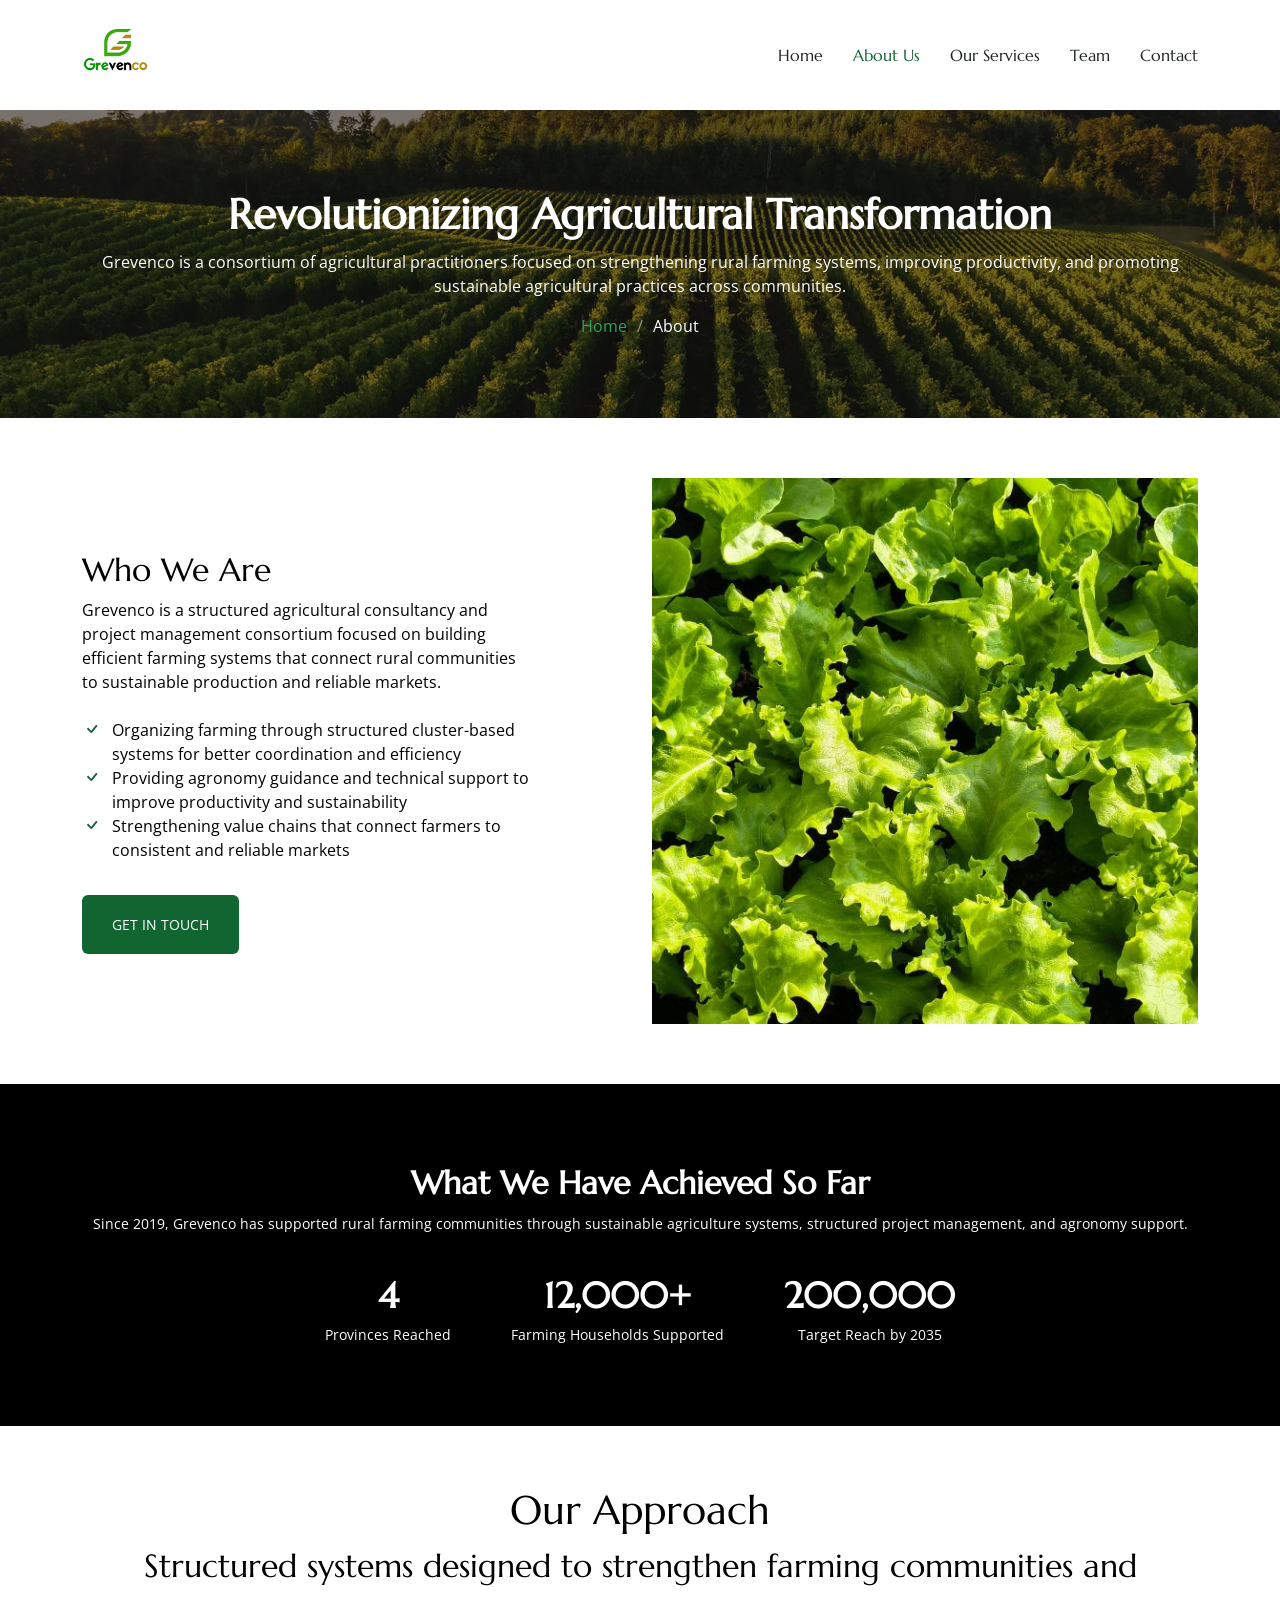
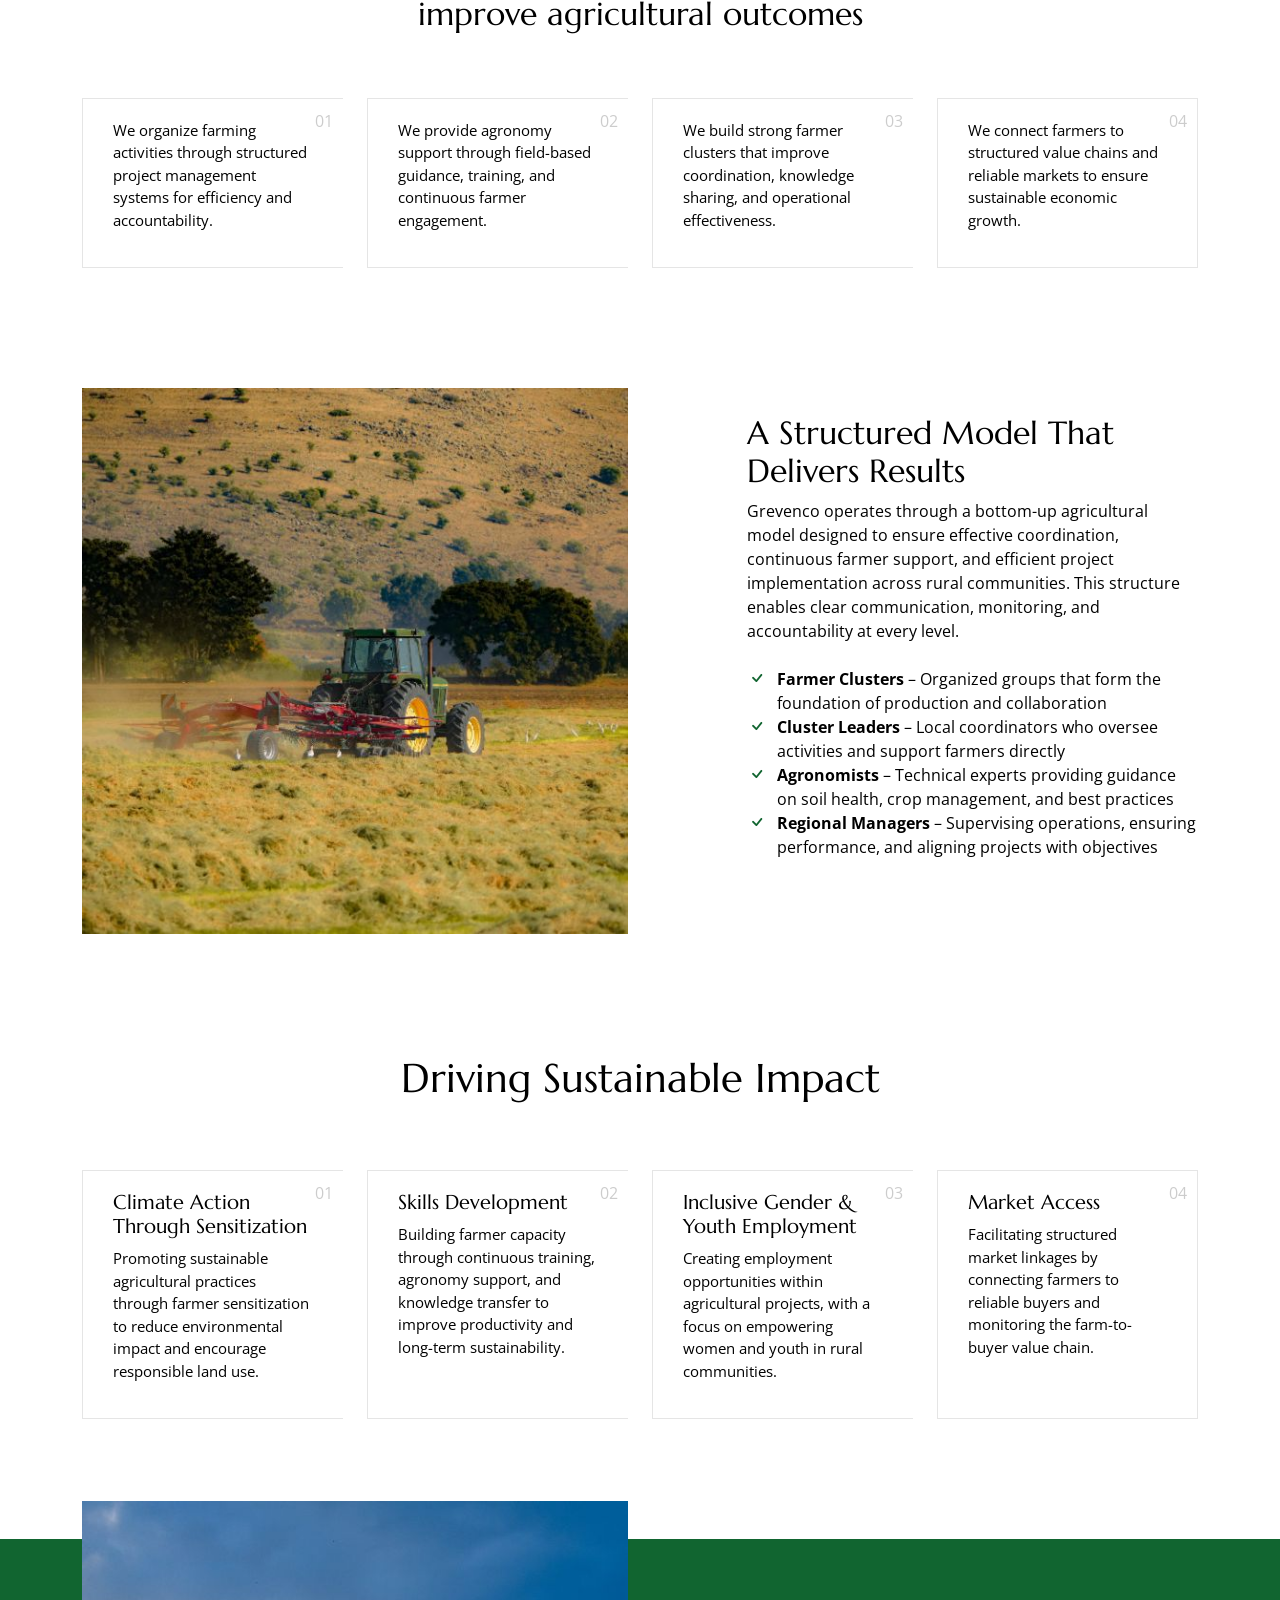
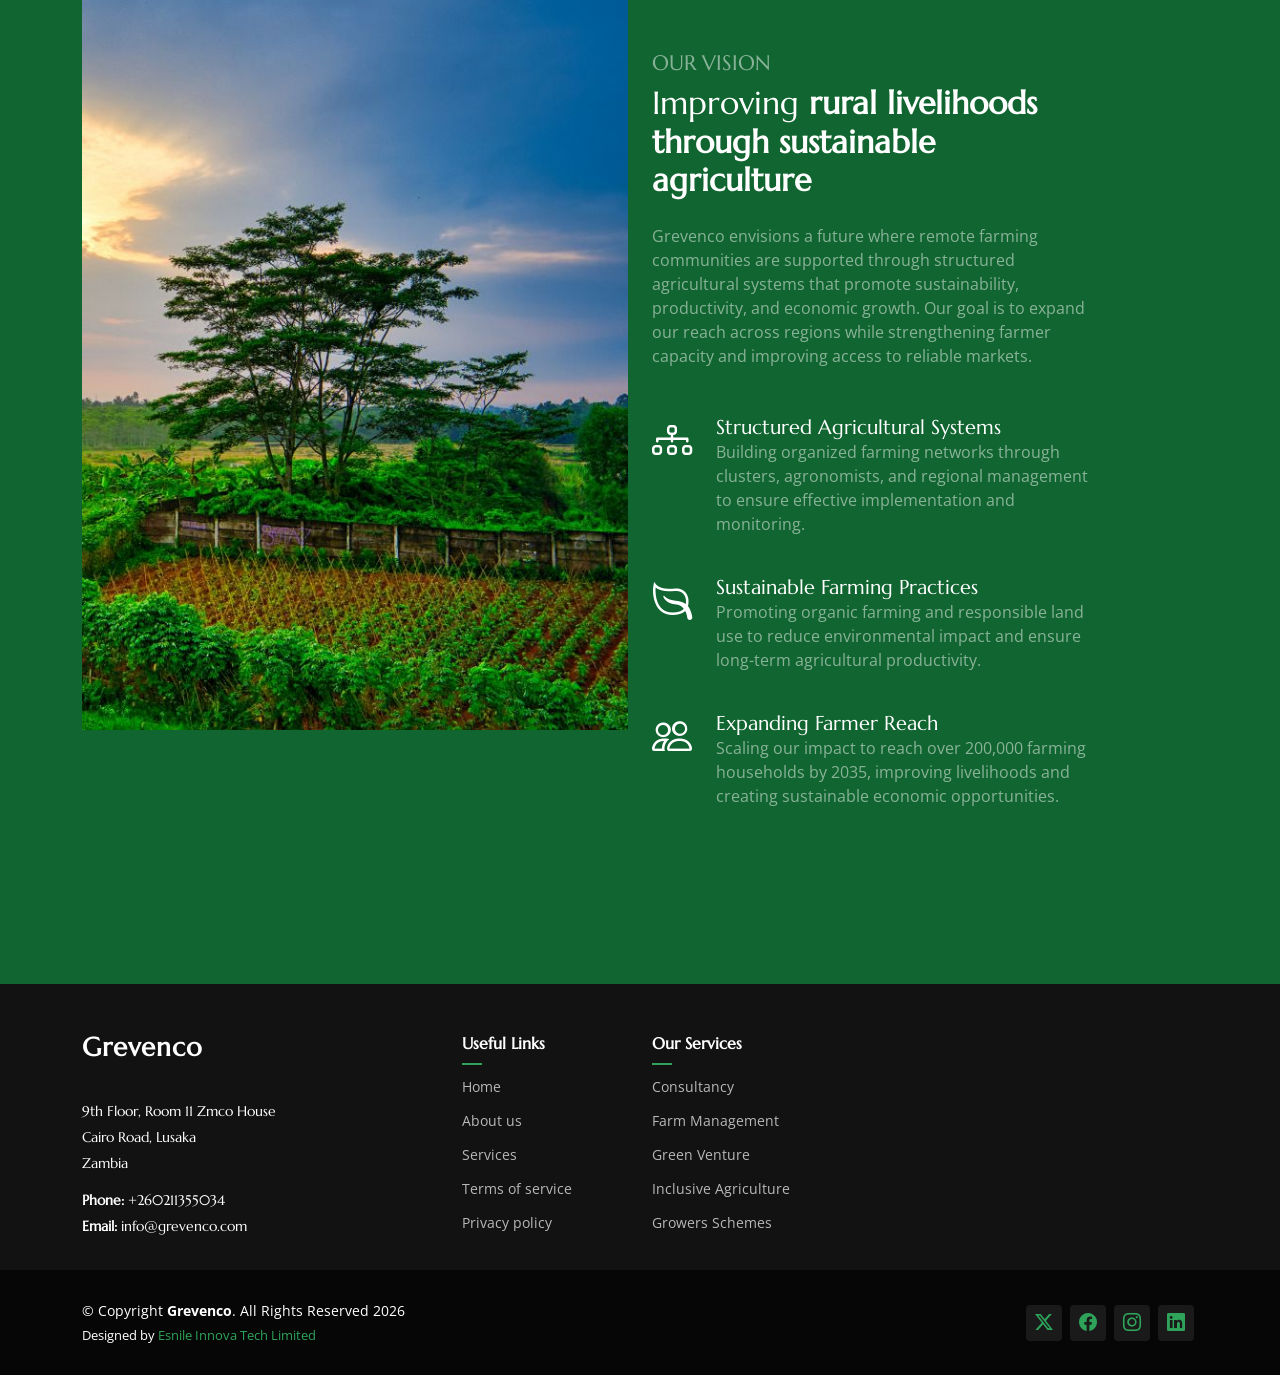
<file: about.html>
<!DOCTYPE html>
<html lang="en">

<head>
  <meta charset="utf-8">
  <meta content="width=device-width, initial-scale=1.0" name="viewport">
  <title>About Us | Grevenco</title>
  <meta name="description" content="">
  <meta name="keywords" content="">

  <!-- Favicons -->
  <link href="assets/img/favicon.ico" rel="icon">
  <link href="assets/img/apple-touch-icon.png" rel="apple-touch-icon">

  <!-- Fonts -->
  <link href="https://fonts.googleapis.com" rel="preconnect">
  <link href="https://fonts.gstatic.com" rel="preconnect" crossorigin>
  <link href="https://fonts.googleapis.com/css2?family=Open+Sans:ital,wght@0,300;0,400;0,500;0,600;0,700;0,800;1,300;1,400;1,500;1,600;1,700;1,800&family=Marcellus:wght@400&display=swap" rel="stylesheet">

  <!-- Vendor CSS Files -->
  <link href="assets/vendor/bootstrap/css/bootstrap.min.css" rel="stylesheet">
  <link href="assets/vendor/bootstrap-icons/bootstrap-icons.css" rel="stylesheet">
  <link href="assets/vendor/aos/aos.css" rel="stylesheet">
  <link href="assets/vendor/swiper/swiper-bundle.min.css" rel="stylesheet">
  <link href="assets/vendor/glightbox/css/glightbox.min.css" rel="stylesheet">

  <!-- Main CSS File -->
  <link href="assets/css/main.css" rel="stylesheet">


</head>

<body class="about-page">

  <header id="header" class="header d-flex align-items-center position-relative">
    <div class="container-fluid container-xl position-relative d-flex align-items-center justify-content-between">

      <a href="index.html" class="logo d-flex align-items-center">
        <!-- Uncomment the line below if you also wish to use an image logo -->
        <img src="assets/img/logo.png" alt="Grevenco">
        <!-- <h1 class="sitename">Grevenco</h1>  -->
      </a>

      <nav id="navmenu" class="navmenu">
        <ul>
          <li><a href="index.html">Home</a></li>
          <li><a href="about.html" class="active">About Us</a></li>
          <li><a href="services.html">Our Services</a></li>
          <li><a href="team.html">Team</a></li>
          <li><a href="contact.html">Contact</a></li>
        </ul>
        <i class="mobile-nav-toggle d-xl-none bi bi-list"></i>
      </nav>

    </div>
  </header>

  <main class="main">

   <!-- Page Title -->
<div class="page-title dark-background" data-aos="fade" style="background-image: url(assets/img/page-title-bg.webp);">
  <div class="container position-relative">

    <h1>Revolutionizing Agricultural Transformation</h1>

    <p>
      Grevenco is a consortium of agricultural practitioners focused on strengthening rural farming systems,
      improving productivity, and promoting sustainable agricultural practices across communities.
    </p>

    <nav class="breadcrumbs">
      <ol>
        <li><a href="index.html">Home</a></li>
        <li class="current">About</li>
      </ol>
    </nav>

  </div>
</div>
<!-- End Page Title -->

<!-- About 3 Section -->
<section id="about-3" class="about-3 section">

  <div class="container">
    <div class="row gy-4 justify-content-between align-items-center">

      <div class="col-lg-6 order-lg-2 position-relative" data-aos="zoom-out">
        <img src="assets/img/img_sq_9.jpg" alt="Agricultural field operations" class="img-fluid">
      </div>

      <div class="col-lg-5 order-lg-1" data-aos="fade-up" data-aos-delay="100">

        <h2>Who We Are</h2>

        <p class="mb-4">
          Grevenco is a structured agricultural consultancy and project management consortium
          focused on building efficient farming systems that connect rural communities to sustainable production
          and reliable markets.
        </p>

        <ul class="list-unstyled list-check">
          <li>Organizing farming through structured cluster-based systems for better coordination and efficiency</li>
          <li>Providing agronomy guidance and technical support to improve productivity and sustainability</li>
          <li>Strengthening value chains that connect farmers to consistent and reliable markets</li>
        </ul>

        <p>
          <a href="contact.html" class="btn-cta">Get in touch</a>
        </p>

      </div>

    </div>
  </div>

</section>
<!-- /About 3 Section -->

<section class="stats-section">
  <div class="overlay">
    
    <h2>What We Have Achieved So Far</h2>
    <p>
      Since 2019, Grevenco has supported rural farming communities through sustainable agriculture systems, structured project management, and agronomy support.
    </p>

    <div class="stats-container">

      <div class="stat">
        <h3>4</h3>
        <span>Provinces Reached</span>
      </div>

      <div class="stat">
        <h3>12,000+</h3>
        <span>Farming Households Supported</span>
      </div>

      <div class="stat">
        <h3>200,000</h3>
        <span>Target Reach by 2035</span>
      </div>

    </div>

  </div>
</section>
<!-- Our Approach -->
<section id="services" class="services section">

  <!-- Section Title -->
  <div class="container section-title" data-aos="fade-up">
    <h1>Our Approach</h1>
    <p>Structured systems designed to strengthen farming communities and improve agricultural outcomes</p>
  </div>

  <div class="content">
    <div class="container">
      <div class="row g-4">

        <!-- Item 01 -->
        <div class="col-lg-3 col-md-6 d-flex">
          <div class="service-item w-100 h-100">
            <span class="number">01</span>
            <div class="service-item-content">
              <p>
                We organize farming activities through structured project management systems for efficiency and accountability.
              </p>
            </div>
          </div>
        </div>

        <!-- Item 02 -->
        <div class="col-lg-3 col-md-6 d-flex">
          <div class="service-item w-100 h-100">
            <span class="number">02</span>
            <div class="service-item-content">
              <p>
                We provide agronomy support through field-based guidance, training, and continuous farmer engagement.
              </p>
            </div>
          </div>
        </div>

        <!-- Item 03 -->
        <div class="col-lg-3 col-md-6 d-flex">
          <div class="service-item w-100 h-100">
            <span class="number">03</span>
            <div class="service-item-content">
              <p>
                We build strong farmer clusters that improve coordination, knowledge sharing, and operational effectiveness.
              </p>
            </div>
          </div>
        </div>

        <!-- Item 04 -->
        <div class="col-lg-3 col-md-6 d-flex">
          <div class="service-item w-100 h-100">
            <span class="number">04</span>
            <div class="service-item-content">
              <p>
                We connect farmers to structured value chains and reliable markets to ensure sustainable economic growth.
              </p>
            </div>
          </div>
        </div>

      </div>
    </div>
  </div>

</section>

<!-- Support Network / Model Section -->
<section id="about-3" class="about-3 section">

  <div class="container">
    <div class="row gy-4 justify-content-between align-items-center">

      <div class="col-lg-6 position-relative" data-aos="zoom-out">
        <img src="assets/img/img_sq_3.jpg" alt="Farming support system" class="img-fluid">
      </div>

      <div class="col-lg-5 order-lg-1" data-aos="fade-up" data-aos-delay="100">

        <h2>A Structured Model That Delivers Results</h2>

        <p class="mb-4">
          Grevenco operates through a bottom-up agricultural model designed to ensure effective coordination,
          continuous farmer support, and efficient project implementation across rural communities.
          This structure enables clear communication, monitoring, and accountability at every level.
        </p>

        <ul class="list-unstyled list-check">
          <li><strong>Farmer Clusters</strong> – Organized groups that form the foundation of production and collaboration</li>
          <li><strong>Cluster Leaders</strong> – Local coordinators who oversee activities and support farmers directly</li>
          <li><strong>Agronomists</strong> – Technical experts providing guidance on soil health, crop management, and best practices</li>
          <li><strong>Regional Managers</strong> – Supervising operations, ensuring performance, and aligning projects with objectives</li>
        </ul>

      </div>

    </div>
  </div>

</section>
<!-- /About 3 Section -->

<!-- Logistics -->
   


  <section id="services" class="services section">

  <!-- Section Title -->
  <div class="container section-title" data-aos="fade-up">
    <h1>Driving Sustainable Impact</h1>
  </div>

  <div class="content">
    <div class="container">
      <div class="row g-4">

        <!-- Item 1 -->
        <div class="col-lg-3 col-md-6 d-flex">
          <div class="service-item w-100 h-100">
            <span class="number">01</span>
            <div class="service-item-content">
              <h3 class="service-heading">Climate Action Through Sensitization</h3>
              <p>Promoting sustainable agricultural practices through farmer sensitization to reduce environmental impact and encourage responsible land use.</p>
            </div>
          </div>
        </div>

        <!-- Item 2 -->
        <div class="col-lg-3 col-md-6 d-flex">
          <div class="service-item w-100 h-100">
            <span class="number">02</span>
            <div class="service-item-content">
              <h3 class="service-heading">Skills Development</h3>
              <p>Building farmer capacity through continuous training, agronomy support, and knowledge transfer to improve productivity and long-term sustainability.</p>
            </div>
          </div>
        </div>

        <!-- Item 3 -->
        <div class="col-lg-3 col-md-6 d-flex">
          <div class="service-item w-100 h-100">
            <span class="number">03</span>
            <div class="service-item-content">
              <h3 class="service-heading">Inclusive Gender & Youth Employment</h3>
              <p>Creating employment opportunities within agricultural projects, with a focus on empowering women and youth in rural communities.</p>
            </div>
          </div>
        </div>

        <!-- Item 4 -->
        <div class="col-lg-3 col-md-6 d-flex">
          <div class="service-item w-100 h-100">
            <span class="number">04</span>
            <div class="service-item-content">
              <h3 class="service-heading">Market Access</h3>
              <p>Facilitating structured market linkages by connecting farmers to reliable buyers and monitoring the farm-to-buyer value chain.</p>
            </div>
          </div>
        </div>

      </div>
    </div>
  </div>
</section>


<!-- Vision Section -->
<section id="vision" class="about section">

  <div class="content">
    <div class="container">
      <div class="row">
        <div class="col-lg-6 mb-4 mb-lg-0">
          <img src="assets/img/img_long_8.jpg" alt="Sustainable Farming Future" class="img-fluid img-overlap" data-aos="zoom-out">
        </div>

        <div class="col-lg-5 ml-auto" data-aos="fade-up" data-aos-delay="100">
          <h3 class="content-subtitle text-white opacity-50">Our Vision</h3>

          <h2 class="content-title mb-4">
            Improving <strong>rural livelihoods through sustainable agriculture</strong>
          </h2>

          <p class="opacity-50">
            Grevenco envisions a future where remote farming communities are supported through structured agricultural systems that promote sustainability, productivity, and economic growth. Our goal is to expand our reach across regions while strengthening farmer capacity and improving access to reliable markets.
          </p>

          <div class="row my-5">

            <div class="col-lg-12 d-flex align-items-start mb-4">
              <i class="bi bi-diagram-3 me-4 display-6"></i>
              <div>
                <h4 class="m-0 h5 text-white">Structured Agricultural Systems</h4>
                <p class="text-white opacity-50">
                  Building organized farming networks through clusters, agronomists, and regional management to ensure effective implementation and monitoring.
                </p>
              </div>
            </div>

            <div class="col-lg-12 d-flex align-items-start mb-4">
              <i class="bi bi-leaf me-4 display-6"></i>
              <div>
                <h4 class="m-0 h5 text-white">Sustainable Farming Practices</h4>
                <p class="text-white opacity-50">
                  Promoting organic farming and responsible land use to reduce environmental impact and ensure long-term agricultural productivity.
                </p>
              </div>
            </div>

            <div class="col-lg-12 d-flex align-items-start">
              <i class="bi bi-people me-4 display-6"></i>
              <div>
                <h4 class="m-0 h5 text-white">Expanding Farmer Reach</h4>
                <p class="text-white opacity-50">
                  Scaling our impact to reach over 200,000 farming households by 2035, improving livelihoods and creating sustainable economic opportunities.
                </p>
              </div>
            </div>

          </div>
        </div>
      </div>
    </div>
  </div>

</section><!-- /Vision Section -->

  </main>

 <footer id="footer" class="footer dark-background">

    <div class="footer-top">
      <div class="container">
        <div class="row gy-4">
          <div class="col-lg-4 col-md-6 footer-about">
            <a href="index.html" class="logo d-flex align-items-center">
              <span class="sitename">Grevenco</span>
            </a>
            <div class="footer-contact pt-3">
              <p>9th Floor, Room 11 Zmco House</p>
              <p>Cairo Road, Lusaka</p>
              <p>Zambia</p>
              <p class="mt-3"><strong>Phone:</strong> <span>+260211355034</span></p>
              <p><strong>Email:</strong> <span>info@grevenco.com</span></p>
            </div>
          </div>

          <div class="col-lg-2 col-md-3 footer-links">
            <h4>Useful Links</h4>
            <ul>
              <li><a href="#">Home</a></li>
              <li><a href="#">About us</a></li>
              <li><a href="#">Services</a></li>
              <li><a href="#">Terms of service</a></li>
              <li><a href="#">Privacy policy</a></li>
            </ul>
          </div>

          <div class="col-lg-2 col-md-3 footer-links">
            <h4>Our Services</h4>
            <ul>
              <li><a href="#">Consultancy</a></li>
              <li><a href="#">Farm Management</a></li>
              <li><a href="#">Green Venture</a></li>
              <li><a href="#">Inclusive Agriculture</a></li>
              <li><a href="#">Growers Schemes</a></li>
            </ul>
          </div>

          

        </div>
      </div>
    </div>

    <div class="copyright text-center">
      <div class="container d-flex flex-column flex-lg-row justify-content-center justify-content-lg-between align-items-center">

        <div class="d-flex flex-column align-items-center align-items-lg-start">
          <div>
            © Copyright <strong><span>Grevenco</span></strong>. 
            All Rights Reserved <span id="year"></span>
          </div>
          <div class="credits">

            Designed by <a href="">Esnile Innova Tech Limited</a> 
          </div>
        </div>

        <div class="social-links order-first order-lg-last mb-3 mb-lg-0">
          <a href=""><i class="bi bi-twitter-x"></i></a>
          <a href=""><i class="bi bi-facebook"></i></a>
          <a href=""><i class="bi bi-instagram"></i></a>
          <a href=""><i class="bi bi-linkedin"></i></a>
        </div>

      </div>
    </div>

  </footer>

  <!-- Scroll Top -->
  <a href="#" id="scroll-top" class="scroll-top d-flex align-items-center justify-content-center"><i class="bi bi-arrow-up-short"></i></a>

  <!-- Preloader -->
  <div id="preloader"></div>

  <!-- Vendor JS Files -->
  <script src="assets/vendor/bootstrap/js/bootstrap.bundle.min.js"></script>
  <script src="assets/vendor/php-email-form/validate.js"></script>
  <script src="assets/vendor/aos/aos.js"></script>
  <script src="assets/vendor/swiper/swiper-bundle.min.js"></script>
  <script src="assets/vendor/glightbox/js/glightbox.min.js"></script>
  <script>
    document.getElementById("year").textContent = new Date().getFullYear();
  </script>
  <!-- Main JS File -->
  <script src="assets/js/main.js"></script>

</body>

</html>
</file>
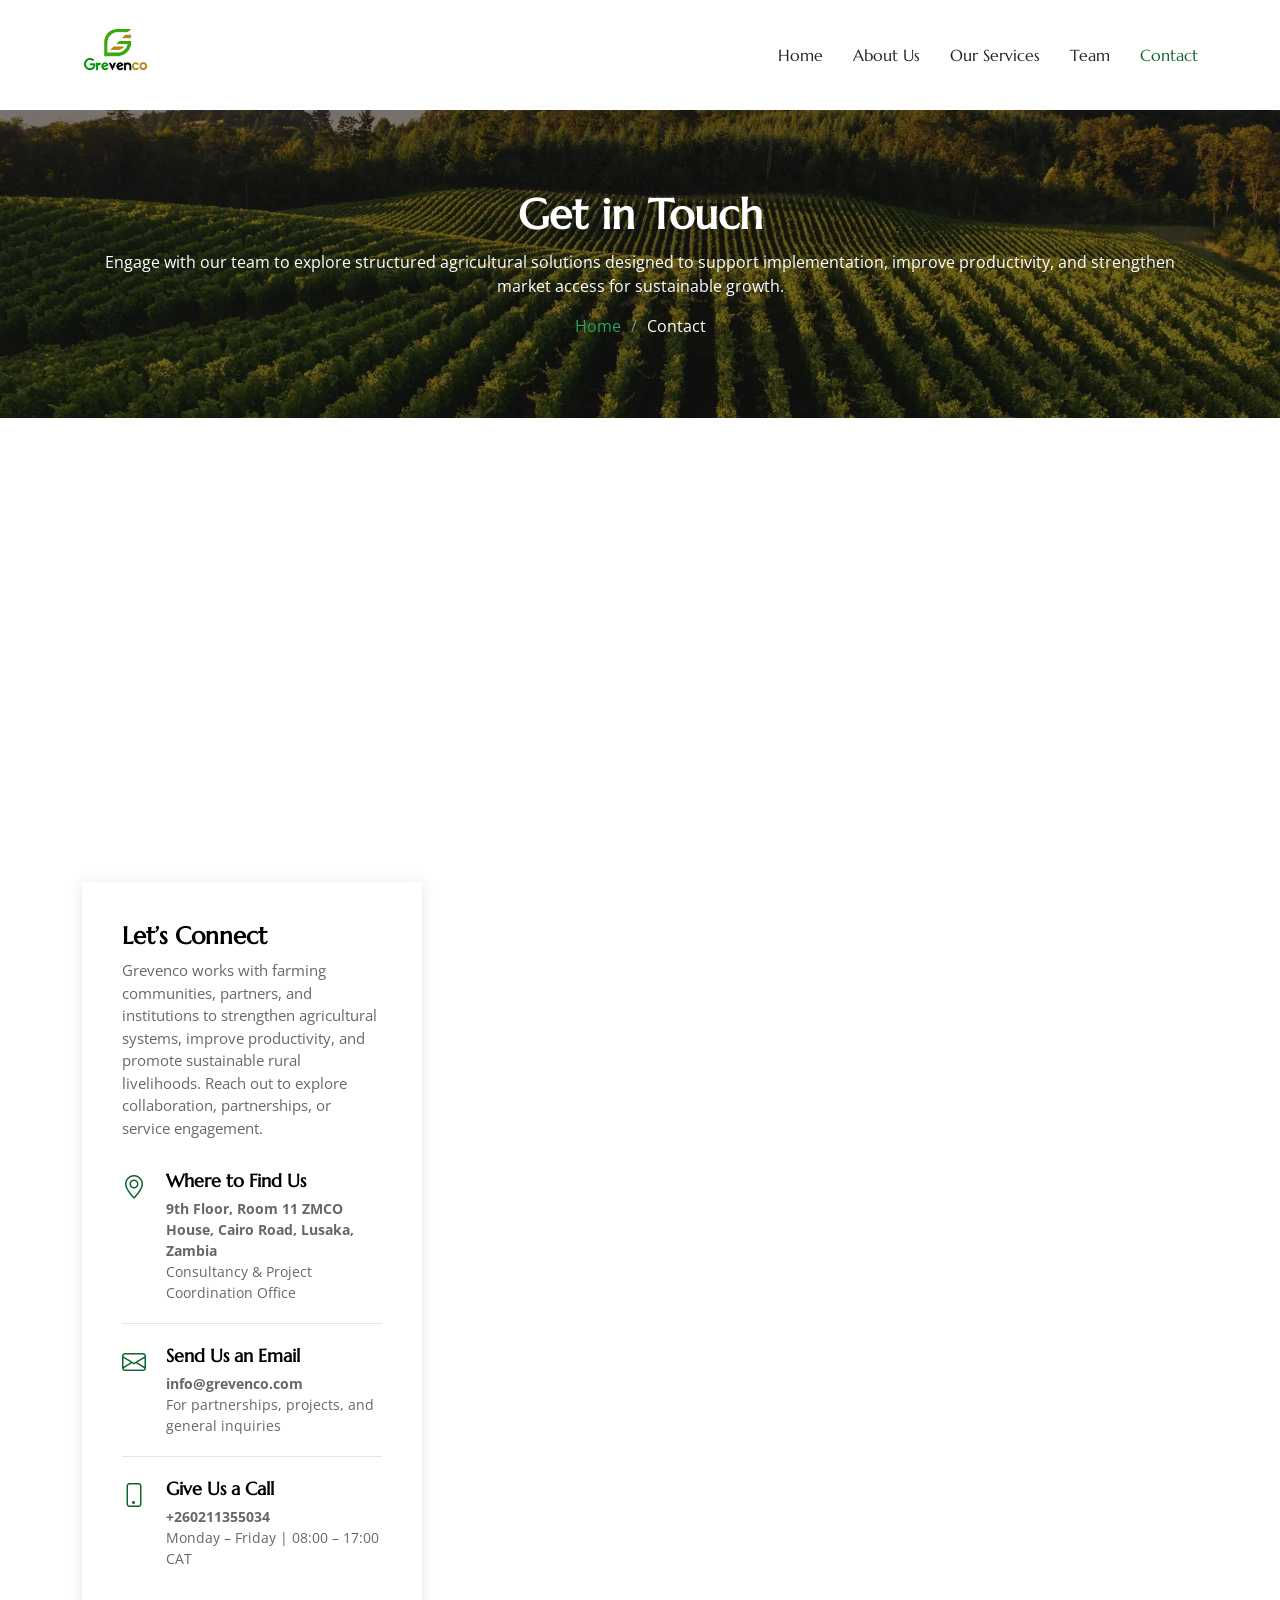
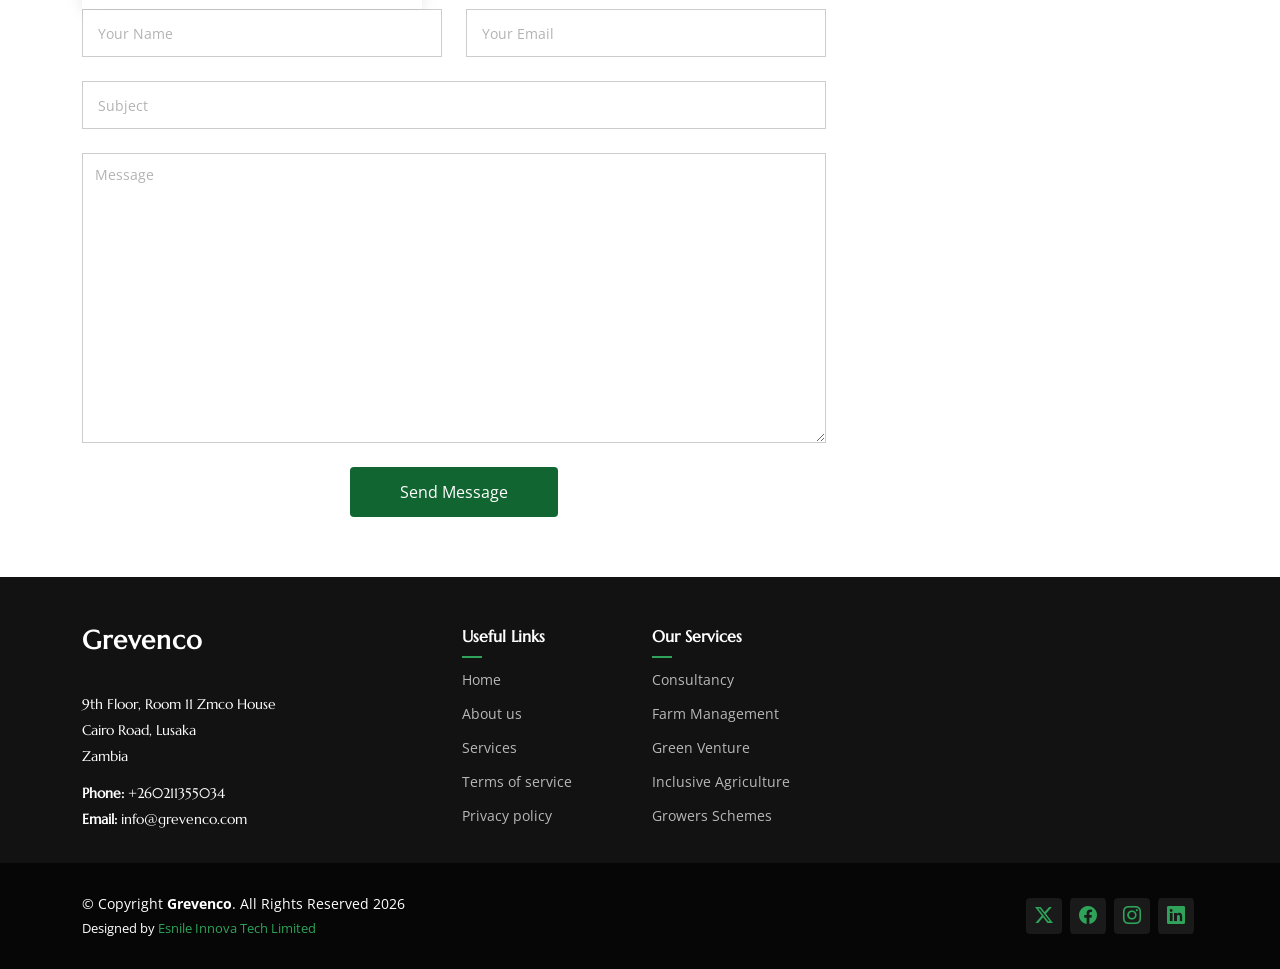
<file: contact.html>
<!DOCTYPE html>
<html lang="en">

<head>
  <meta charset="utf-8">
  <meta content="width=device-width, initial-scale=1.0" name="viewport">
  <title>Contact | Grevenco</title>
  <meta name="description" content="">
  <meta name="keywords" content="">

  <!-- Favicons -->
  <link href="assets/img/favicon.ico" rel="icon">
  <link href="assets/img/apple-touch-icon.png" rel="apple-touch-icon">

  <!-- Fonts -->
  <link href="https://fonts.googleapis.com" rel="preconnect">
  <link href="https://fonts.gstatic.com" rel="preconnect" crossorigin>
  <link href="https://fonts.googleapis.com/css2?family=Open+Sans:ital,wght@0,300;0,400;0,500;0,600;0,700;0,800;1,300;1,400;1,500;1,600;1,700;1,800&family=Marcellus:wght@400&display=swap" rel="stylesheet">

  <!-- Vendor CSS Files -->
  <link href="assets/vendor/bootstrap/css/bootstrap.min.css" rel="stylesheet">
  <link href="assets/vendor/bootstrap-icons/bootstrap-icons.css" rel="stylesheet">
  <link href="assets/vendor/aos/aos.css" rel="stylesheet">
  <link href="assets/vendor/swiper/swiper-bundle.min.css" rel="stylesheet">
  <link href="assets/vendor/glightbox/css/glightbox.min.css" rel="stylesheet">

  <!-- Main CSS File -->
  <link href="assets/css/main.css" rel="stylesheet">

</head>

<body class="contact-page">

  <header id="header" class="header d-flex align-items-center position-relative">
    <div class="container-fluid container-xl position-relative d-flex align-items-center justify-content-between">

      <a href="index.html" class="logo d-flex align-items-center">
        <!-- Uncomment the line below if you also wish to use an image logo -->
        <img src="assets/img/logo.png" alt="AgriCulture">
        <!-- <h1 class="sitename">AgriCulture</h1>  -->
      </a>

      <nav id="navmenu" class="navmenu">
        <ul>
          <li><a href="index.html">Home</a></li>
          <li><a href="about.html">About Us</a></li>
          <li><a href="services.html">Our Services</a></li>
          <li><a href="team.html">Team</a></li>
          <li><a href="contact.html" class="active">Contact</a></li>
        </ul>
        <i class="mobile-nav-toggle d-xl-none bi bi-list"></i>
      </nav>

    </div>
  </header>

  <main class="main">

<!-- Page Title -->
<div class="page-title dark-background" data-aos="fade" style="background-image: url(assets/img/page-title-bg.webp);">
  <div class="container position-relative">
    <h1>Get in Touch</h1>
    <p>
      Engage with our team to explore structured agricultural solutions designed to support implementation, improve productivity, and strengthen market access for sustainable growth.
    </p>
    <nav class="breadcrumbs">
      <ol>
        <li><a href="index.html">Home</a></li>
        <li class="current">Contact</li>
      </ol>
    </nav>
  </div>
</div><!-- End Page Title -->

    <!-- Contact Section -->
    <section id="contact" class="contact section">

      <div class="mb-5">
        <iframe style="width: 100%; height: 400px;" src="https://www.google.com/maps/embed?pb=!1m14!1m8!1m3!1d15385.014791054467!2d28.2816149!3d-15.4168527!3m2!1i1024!2i768!4f13.1!3m3!1m2!1s0x1940f34992ccceaf%3A0xd86e93743dae2e4!2sZimco%20house!5e0!3m2!1sen!2szm!4v1689099137288!5m2!1sen!2szm" frameborder="0" allowfullscreen=""></iframe>
      </div><!-- End Google Maps -->

      <div class="container" data-aos="fade">

        <div class="row gy-5 gx-lg-5">

          <div class="col-lg-4">

<div class="info">
  <h3>Let’s Connect</h3>

  <p>
    Grevenco works with farming communities, partners, and institutions to strengthen
    agricultural systems, improve productivity, and promote sustainable rural livelihoods.
    Reach out to explore collaboration, partnerships, or service engagement.
  </p>

  <div class="info-item d-flex">
    <i class="bi bi-geo-alt flex-shrink-0"></i>
    <div>
      <h4>Where to Find Us</h4>
      <strong><p>9th Floor, Room 11 ZMCO House, Cairo Road, Lusaka, Zambia</p></strong>
      <p>Consultancy & Project Coordination Office</p>
    </div>
  </div>

  <div class="info-item d-flex">
    <i class="bi bi-envelope flex-shrink-0"></i>
    <div>
      <h4>Send Us an Email</h4>
      <strong><p>info@grevenco.com</p></strong>
      <p>For partnerships, projects, and general inquiries</p>
    </div>
  </div>

  <div class="info-item d-flex">
    <i class="bi bi-phone flex-shrink-0"></i>
    <div>
      <h4>Give Us a Call</h4>
      <strong><p>+260211355034</p></strong>
      <p>Monday – Friday | 08:00 – 17:00 CAT</p>
    </div>
  </div>
</div>

            </div>

          </div>

          <div class="col-lg-8">
            <form action="forms/contact.php" method="post" role="form" class="php-email-form">
              <div class="row">
                <div class="col-md-6 form-group">
                  <input type="text" name="name" class="form-control" id="name" placeholder="Your Name" required="">
                </div>
                <div class="col-md-6 form-group mt-3 mt-md-0">
                  <input type="email" class="form-control" name="email" id="email" placeholder="Your Email" required="">
                </div>
              </div>
              <div class="form-group mt-3">
                <input type="text" class="form-control" name="subject" id="subject" placeholder="Subject" required="">
              </div>
              <div class="form-group mt-3">
                <textarea class="form-control" name="message" placeholder="Message" required=""></textarea>
              </div>
              <div class="my-3">
                <div class="loading">Loading</div>
                <div class="error-message"></div>
                <div class="sent-message">Your message has been sent. Thank you!</div>
              </div>
              <div class="text-center"><button type="submit">Send Message</button></div>
            </form>
          </div><!-- End Contact Form -->

        </div>

      </div>

    </section><!-- /Contact Section -->

    

  </main>

 <footer id="footer" class="footer dark-background">

    <div class="footer-top">
      <div class="container">
        <div class="row gy-4">
          <div class="col-lg-4 col-md-6 footer-about">
            <a href="index.html" class="logo d-flex align-items-center">
              <span class="sitename">Grevenco</span>
            </a>
            <div class="footer-contact pt-3">
              <p>9th Floor, Room 11 Zmco House</p>
              <p>Cairo Road, Lusaka</p>
              <p>Zambia</p>
              <p class="mt-3"><strong>Phone:</strong> <span>+260211355034</span></p>
              <p><strong>Email:</strong> <span>info@grevenco.com</span></p>
            </div>
          </div>

          <div class="col-lg-2 col-md-3 footer-links">
            <h4>Useful Links</h4>
            <ul>
              <li><a href="#">Home</a></li>
              <li><a href="#">About us</a></li>
              <li><a href="#">Services</a></li>
              <li><a href="#">Terms of service</a></li>
              <li><a href="#">Privacy policy</a></li>
            </ul>
          </div>

          <div class="col-lg-2 col-md-3 footer-links">
            <h4>Our Services</h4>
            <ul>
              <li><a href="#">Consultancy</a></li>
              <li><a href="#">Farm Management</a></li>
              <li><a href="#">Green Venture</a></li>
              <li><a href="#">Inclusive Agriculture</a></li>
              <li><a href="#">Growers Schemes</a></li>
            </ul>
          </div>

          

        </div>
      </div>
    </div>

    <div class="copyright text-center">
      <div class="container d-flex flex-column flex-lg-row justify-content-center justify-content-lg-between align-items-center">

        <div class="d-flex flex-column align-items-center align-items-lg-start">
          <div>
            © Copyright <strong><span>Grevenco</span></strong>. 
            All Rights Reserved <span id="year"></span>
          </div>
          <div class="credits">

            Designed by <a href="">Esnile Innova Tech Limited</a> 
          </div>
        </div>

        <div class="social-links order-first order-lg-last mb-3 mb-lg-0">
          <a href=""><i class="bi bi-twitter-x"></i></a>
          <a href=""><i class="bi bi-facebook"></i></a>
          <a href=""><i class="bi bi-instagram"></i></a>
          <a href=""><i class="bi bi-linkedin"></i></a>
        </div>

      </div>
    </div>

  </footer>

  <!-- Scroll Top -->
  <a href="#" id="scroll-top" class="scroll-top d-flex align-items-center justify-content-center"><i class="bi bi-arrow-up-short"></i></a>

  <!-- Preloader -->
  <div id="preloader"></div>

  <!-- Vendor JS Files -->
  <script src="assets/vendor/bootstrap/js/bootstrap.bundle.min.js"></script>
  <script src="assets/vendor/php-email-form/validate.js"></script>
  <script src="assets/vendor/aos/aos.js"></script>
  <script src="assets/vendor/swiper/swiper-bundle.min.js"></script>
  <script src="assets/vendor/glightbox/js/glightbox.min.js"></script>
  <script>
    document.getElementById("year").textContent = new Date().getFullYear();
  </script>
  <!-- Main JS File -->
  <script src="assets/js/main.js"></script>

</body>

</html>
</file>
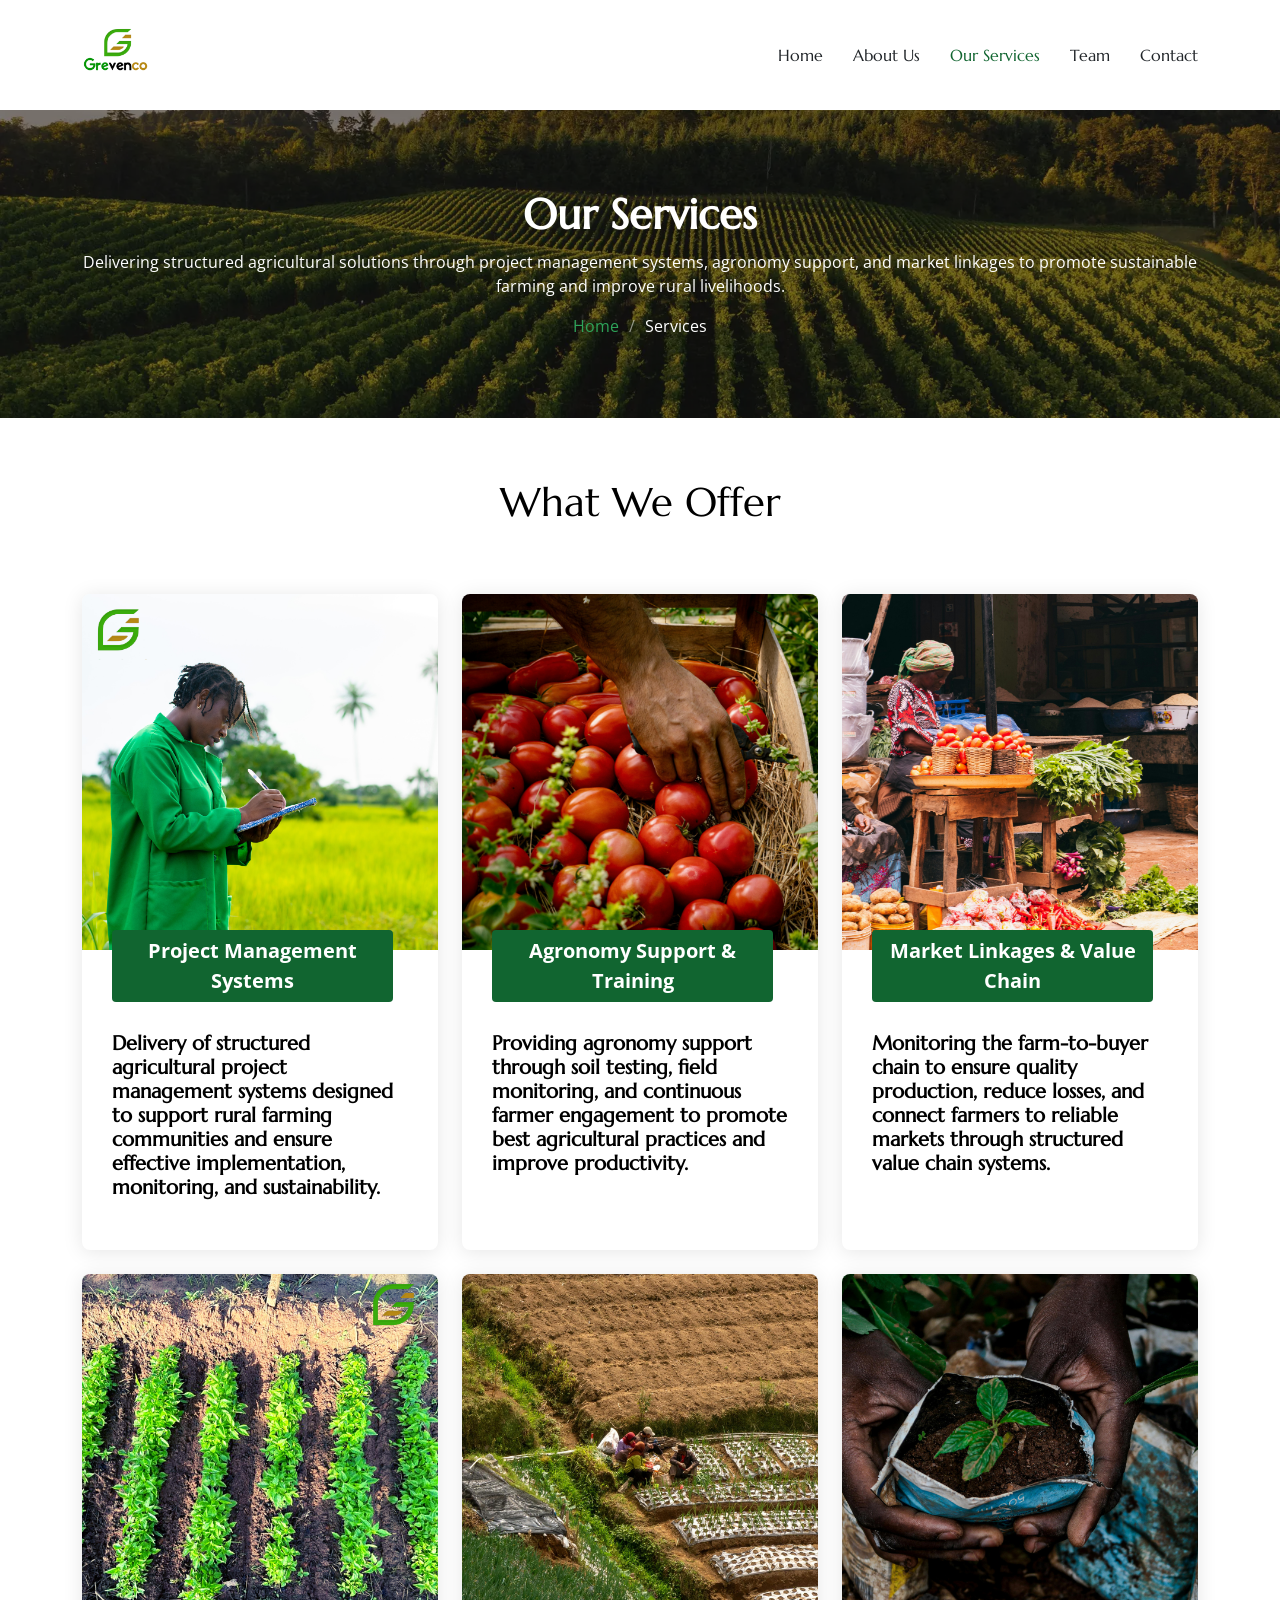
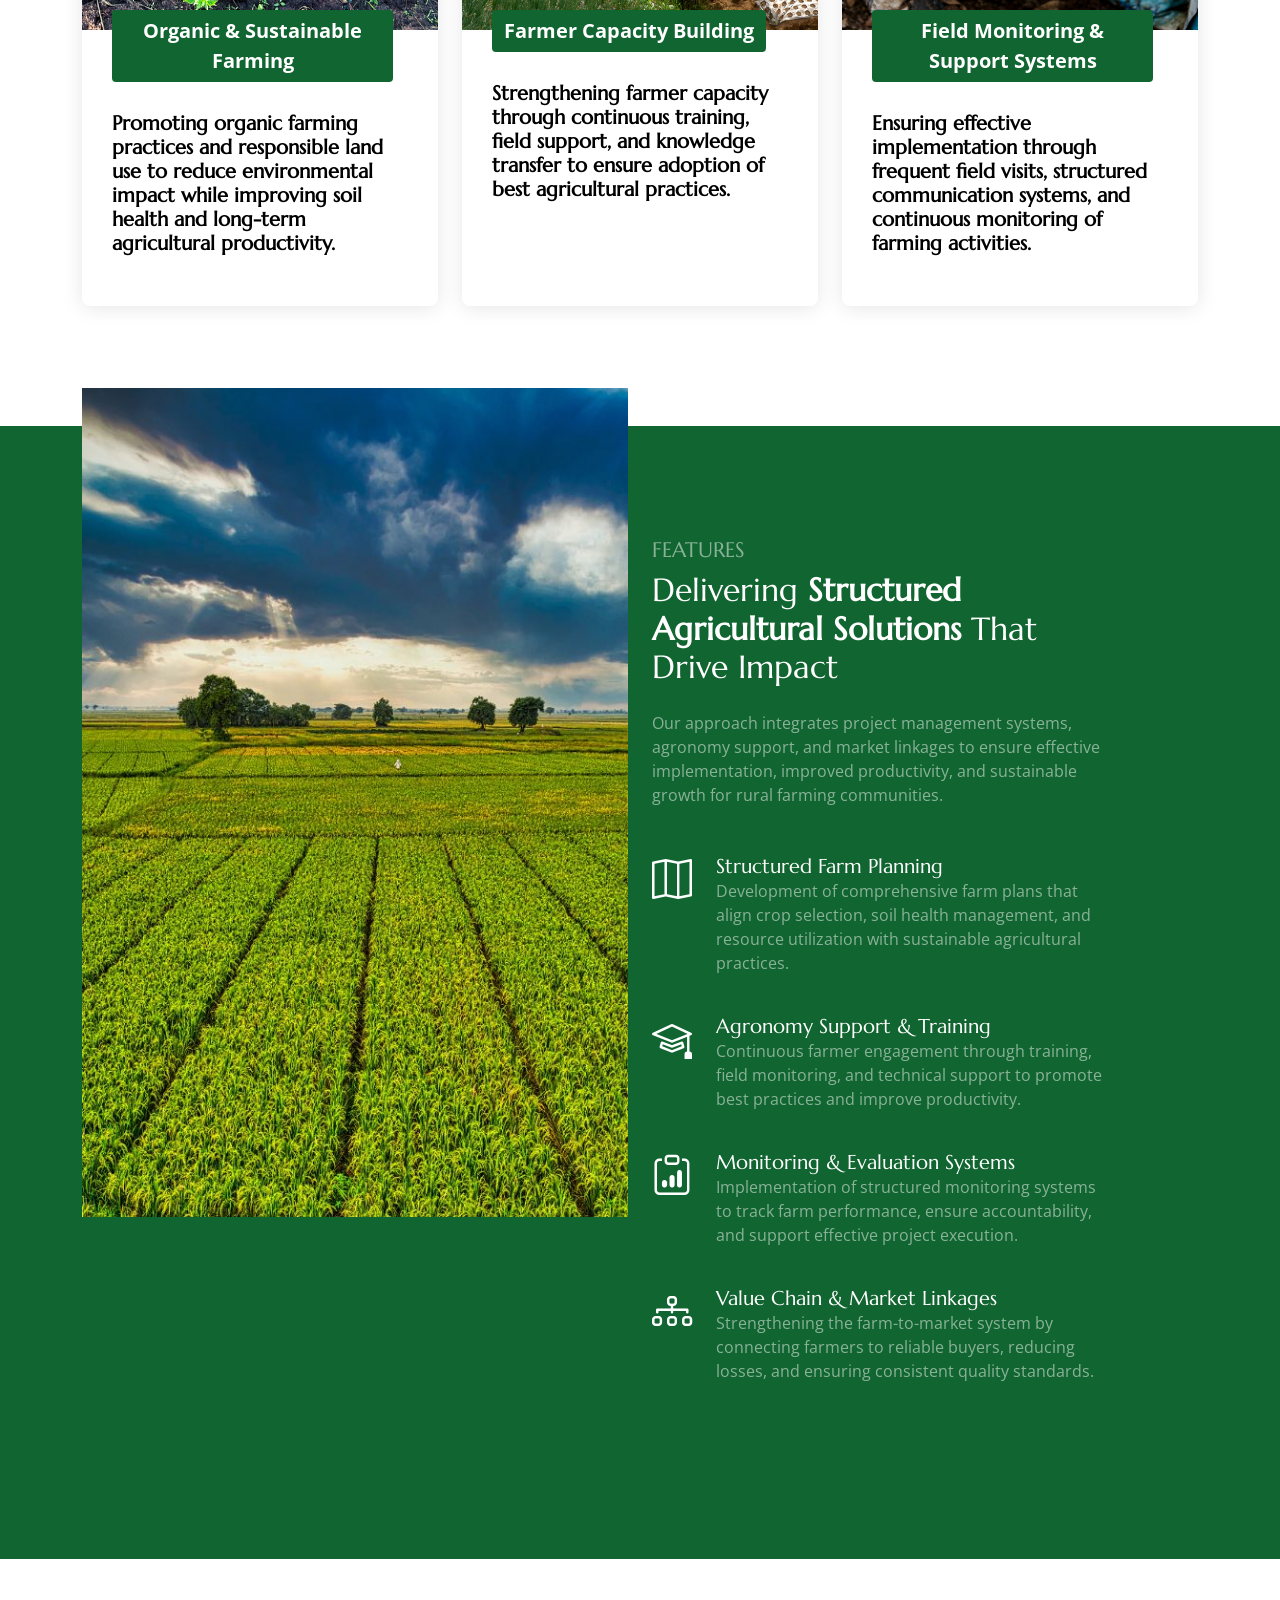
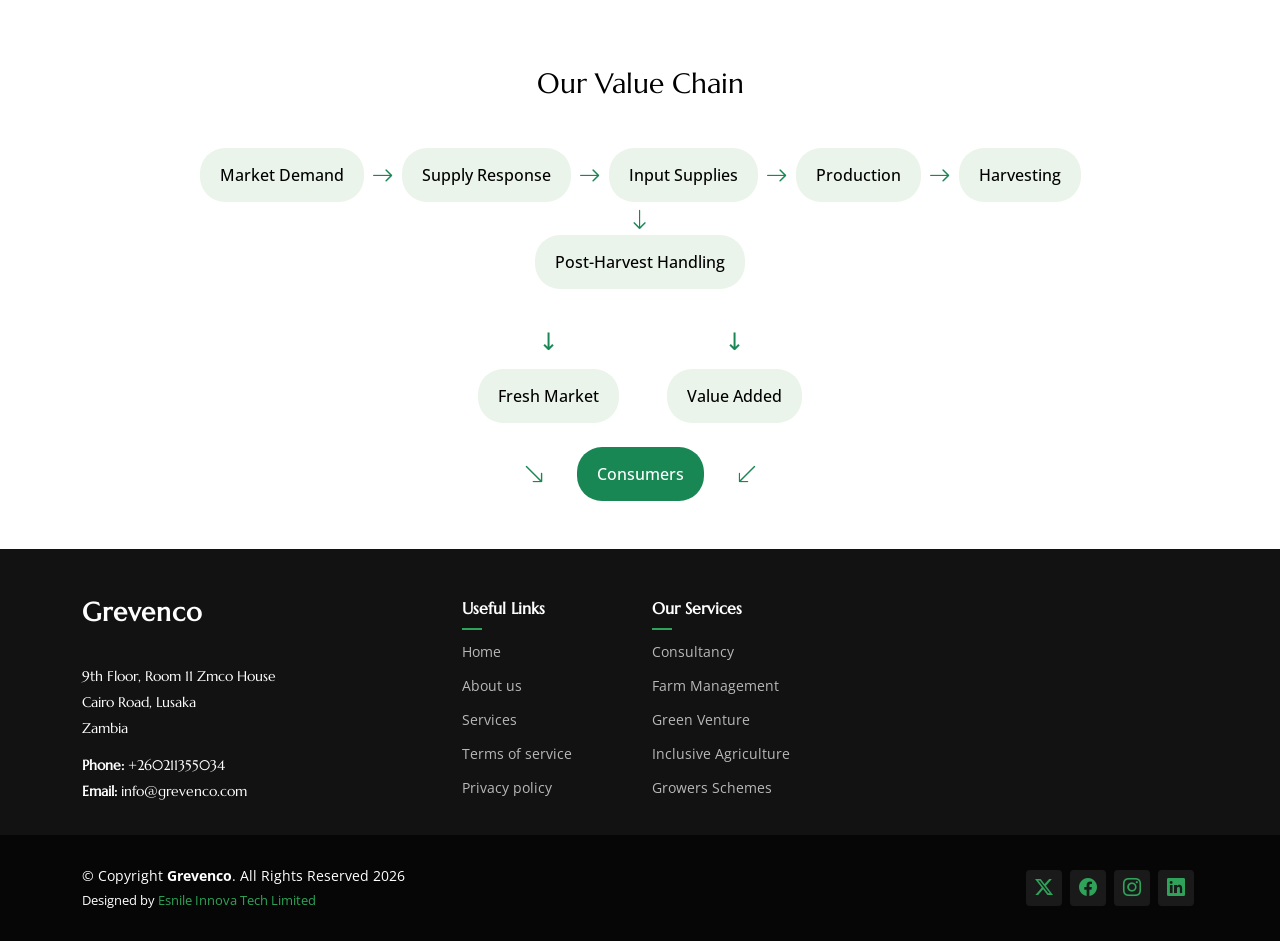
<file: services.html>
<!DOCTYPE html>
<html lang="en">

<head>
  <meta charset="utf-8">
  <meta content="width=device-width, initial-scale=1.0" name="viewport">
  <title>Services | Grevenco</title>
  <meta name="description" content="">
  <meta name="keywords" content="">

  <!-- Favicons -->
  <link href="assets/img/favicon.ico" rel="icon">
  <link href="assets/img/apple-touch-icon.png" rel="apple-touch-icon">

  <!-- Fonts -->
  <link href="https://fonts.googleapis.com" rel="preconnect">
  <link href="https://fonts.gstatic.com" rel="preconnect" crossorigin>
  <link href="https://fonts.googleapis.com/css2?family=Open+Sans:ital,wght@0,300;0,400;0,500;0,600;0,700;0,800;1,300;1,400;1,500;1,600;1,700;1,800&family=Marcellus:wght@400&display=swap" rel="stylesheet">

  <!-- Vendor CSS Files -->
  <link href="assets/vendor/bootstrap/css/bootstrap.min.css" rel="stylesheet">
  <link href="assets/vendor/bootstrap-icons/bootstrap-icons.css" rel="stylesheet">
  <link href="assets/vendor/aos/aos.css" rel="stylesheet">
  <link href="assets/vendor/swiper/swiper-bundle.min.css" rel="stylesheet">
  <link href="assets/vendor/glightbox/css/glightbox.min.css" rel="stylesheet">

  <!-- Main CSS File -->
  <link href="assets/css/main.css" rel="stylesheet">

</head>

<body class="services-page">

  <header id="header" class="header d-flex align-items-center position-relative">
    <div class="container-fluid container-xl position-relative d-flex align-items-center justify-content-between">

      <a href="index.html" class="logo d-flex align-items-center">
        <!-- Uncomment the line below if you also wish to use an image logo -->
        <img src="assets/img/logo.png" alt="AgriCulture">
        <!-- <h1 class="sitename">AgriCulture</h1>  -->
      </a>

      <nav id="navmenu" class="navmenu">
        <ul>
          <li><a href="index.html">Home</a></li>
          <li><a href="about.html">About Us</a></li>
          <li><a href="services.html" class="active">Our Services</a></li>
          <li><a href="team.html">Team</a></li>
          <li><a href="contact.html">Contact</a></li>
        </ul>
        <i class="mobile-nav-toggle d-xl-none bi bi-list"></i>
      </nav>

    </div>
  </header>

  <main class="main">

   <!-- Page Title -->
<div class="page-title dark-background" data-aos="fade" style="background-image: url(assets/img/page-title-bg.webp);">
  <div class="container position-relative">
    <h1>Our Services</h1>
    <p>
      Delivering structured agricultural solutions through project management systems, agronomy support, and market linkages to promote sustainable farming and improve rural livelihoods.
    </p>
    <nav class="breadcrumbs">
      <ol>
        <li><a href="index.html">Home</a></li>
        <li class="current">Services</li>
      </ol>
    </nav>
  </div>
</div><!-- End Page Title -->

<section id="blog-posts-2" class="blog-posts-2 section"> 

  <!-- Section Title -->
  <div class="container section-title" data-aos="fade-up">
    <h1>What We Offer</h1>
  </div><!-- End Section Title -->
  

  <div class="container">
    <div class="row gy-4">

      <!-- Service 1 -->
      <div class="col-lg-4">
        <article class="position-relative h-100">
          <div class="post-img position-relative overflow-hidden">
            <img src="assets/img/services/service-2.png" class="img-fluid" alt="">
          </div>
          <div class="meta d-flex align-items-end">
            <span class="post-date"><span>Project Management Systems</span></span>
          </div>
          <div class="post-content d-flex flex-column">
            <h3 class="post-title">
              Delivery of structured agricultural project management systems designed to support rural farming communities and ensure effective implementation, monitoring, and sustainability.
            </h3>
          </div>
        </article>
      </div><!-- End post list item -->


      <!-- Service 2 -->
      <div class="col-lg-4">
        <article class="position-relative h-100">
          <div class="post-img position-relative overflow-hidden">
            <img src="assets/img/services/service-3.png" class="img-fluid" alt="">
          </div>
          <div class="meta d-flex align-items-end">
            <span class="post-date"><span>Agronomy Support & Training</span></span>
          </div>
          <div class="post-content d-flex flex-column">
            <h3 class="post-title">
              Providing agronomy support through soil testing, field monitoring, and continuous farmer engagement to promote best agricultural practices and improve productivity.
            </h3>
          </div>
        </article>
      </div><!-- End post list item -->


      <!-- Service 3 -->
      <div class="col-lg-4">
        <article class="position-relative h-100">
          <div class="post-img position-relative overflow-hidden">
            <img src="assets/img/services/service-8.png" class="img-fluid" alt="">
          </div>
          <div class="meta d-flex align-items-end">
            <span class="post-date"><span>Market Linkages & Value Chain</span></span>
          </div>
          <div class="post-content d-flex flex-column">
            <h3 class="post-title">
              Monitoring the farm-to-buyer chain to ensure quality production, reduce losses, and connect farmers to reliable markets through structured value chain systems.
            </h3>
          </div>
        </article>
      </div><!-- End post list item -->


      <!-- Service 4 -->
      <div class="col-lg-4">
        <article class="position-relative h-100">
          <div class="post-img position-relative overflow-hidden">
            <img src="assets/img/services/service-4.png" class="img-fluid" alt="">
          </div>
          <div class="meta d-flex align-items-end">
            <span class="post-date"><span>Organic & Sustainable Farming</span></span>
          </div>
          <div class="post-content d-flex flex-column">
            <h3 class="post-title">
              Promoting organic farming practices and responsible land use to reduce environmental impact while improving soil health and long-term agricultural productivity.
            </h3>
          </div>
        </article>
      </div><!-- End post list item -->


      <!-- Service 5 -->
      <div class="col-lg-4">
        <article class="position-relative h-100">
          <div class="post-img position-relative overflow-hidden">
            <img src="assets/img/services/service-5.png" class="img-fluid" alt="">
          </div>
          <div class="meta d-flex align-items-end">
            <span class="post-date"><span>Farmer Capacity Building</span></span>
          </div>
          <div class="post-content d-flex flex-column">
            <h3 class="post-title">
              Strengthening farmer capacity through continuous training, field support, and knowledge transfer to ensure adoption of best agricultural practices.
            </h3>
          </div>
        </article>
      </div><!-- End post list item -->


      <!-- Service 6 -->
      <div class="col-lg-4">
        <article class="position-relative h-100">
          <div class="post-img position-relative overflow-hidden">
            <img src="assets/img/services/service-6.png" class="img-fluid" alt="">
          </div>
          <div class="meta d-flex align-items-end">
            <span class="post-date"><span>Field Monitoring & Support Systems</span></span>
          </div>
          <div class="post-content d-flex flex-column">
            <h3 class="post-title">
              Ensuring effective implementation through frequent field visits, structured communication systems, and continuous monitoring of farming activities.
            </h3>
          </div>
        </article>
      </div><!-- End post list item -->

    </div>
  </div>

</section><!-- /Blog Posts 2 Section -->

<!-- About Section -->
<section id="about" class="about section">

  <div class="content">
    <div class="container">
      <div class="row">
        
        <!-- Image -->
        <div class="col-lg-6 mb-4 mb-lg-0">
          <img src="assets/img/img_long_7.jpg" alt="Agriculture" class="img-fluid img-overlap" data-aos="zoom-out">
        </div>

        <!-- Content -->
        <div class="col-lg-5 ml-auto" data-aos="fade-up" data-aos-delay="100">
          <h3 class="content-subtitle text-white opacity-50">Features</h3>
          <h2 class="content-title mb-4">
            Delivering <strong>Structured Agricultural Solutions</strong> That Drive Impact
          </h2>
          <p class="opacity-50">
            Our approach integrates project management systems, agronomy support, and market linkages to ensure effective implementation, improved productivity, and sustainable growth for rural farming communities.
          </p>

          <div class="row my-5">

            <!-- Structured Farm Planning -->
            <div class="col-lg-12 d-flex align-items-start mb-4">
              <i class="bi bi-map me-4 display-6"></i>
              <div>
                <h4 class="m-0 h5 text-white">Structured Farm Planning</h4>
                <p class="text-white opacity-50">
                  Development of comprehensive farm plans that align crop selection, soil health management, and resource utilization with sustainable agricultural practices.
                </p>
              </div>
            </div>

            <!-- Agronomy Support -->
            <div class="col-lg-12 d-flex align-items-start mb-4">
              <i class="bi bi-mortarboard me-4 display-6"></i>
              <div>
                <h4 class="m-0 h5 text-white">Agronomy Support & Training</h4>
                <p class="text-white opacity-50">
                  Continuous farmer engagement through training, field monitoring, and technical support to promote best practices and improve productivity.
                </p>
              </div>
            </div>

            <!-- Monitoring Systems -->
            <div class="col-lg-12 d-flex align-items-start mb-4">
              <i class="bi bi-clipboard-data me-4 display-6"></i>
              <div>
                <h4 class="m-0 h5 text-white">Monitoring & Evaluation Systems</h4>
                <p class="text-white opacity-50">
                  Implementation of structured monitoring systems to track farm performance, ensure accountability, and support effective project execution.
                </p>
              </div>
            </div>

            <!-- Value Chain Integration -->
            <div class="col-lg-12 d-flex align-items-start">
              <i class="bi bi-diagram-3 me-4 display-6"></i>
              <div>
                <h4 class="m-0 h5 text-white">Value Chain & Market Linkages</h4>
                <p class="text-white opacity-50">
                  Strengthening the farm-to-market system by connecting farmers to reliable buyers, reducing losses, and ensuring consistent quality standards.
                </p>
              </div>
            </div>

          </div>
        </div>

      </div>
    </div>
  </div>

</section><!-- /About Section -->

<div class="container my-5 value-chain">
  <h3 class="mb-5">Our Value Chain</h3>

  <!-- Top Flow -->
  <div class="d-flex justify-content-center flex-wrap align-items-center">
    <div class="chain-box">Market Demand</div>
    <i class="bi bi-arrow-right arrow-icon"></i>
    <div class="chain-box">Supply Response</div>
    <i class="bi bi-arrow-right arrow-icon"></i>
    <div class="chain-box">Input Supplies</div>
    <i class="bi bi-arrow-right arrow-icon"></i>
    <div class="chain-box">Production</div>
   <i class="bi bi-arrow-right arrow-icon"></i>
    <div class="chain-box">Harvesting</div>
  </div>

        <!-- Down Arrow -->
        <i class="bi bi-arrow-down arrow-icon"></i>

        <!-- Post Harvest -->
        <div>
          <div class="chain-box">Post-Harvest Handling</div>
        </div>

        <!-- Split -->
        <div class="d-flex justify-content-center mt-4 gap-5 flex-wrap">
          <div>
            <div class="vertical-arrow">↓</div>
            <div class="chain-box">Fresh Market</div>
          </div>

          <div>
            <div class="vertical-arrow">↓</div>
            <div class="chain-box">Value Added</div>
          </div>
        </div>

  <!-- Final -->
  <div class="d-flex justify-content-center mt-4 gap-4 align-items-center">
    <i class="bi bi-arrow-down-right arrow-icon"></i>
    <div class="chain-box bg-success text-white">Consumers</div>
    <i class="bi bi-arrow-down-left arrow-icon"></i>
  </div>

</div>




  </main>

 <footer id="footer" class="footer dark-background">

    <div class="footer-top">
      <div class="container">
        <div class="row gy-4">
          <div class="col-lg-4 col-md-6 footer-about">
            <a href="index.html" class="logo d-flex align-items-center">
              <span class="sitename">Grevenco</span>
            </a>
            <div class="footer-contact pt-3">
              <p>9th Floor, Room 11 Zmco House</p>
              <p>Cairo Road, Lusaka</p>
              <p>Zambia</p>
              <p class="mt-3"><strong>Phone:</strong> <span>+260211355034</span></p>
              <p><strong>Email:</strong> <span>info@grevenco.com</span></p>
            </div>
          </div>

          <div class="col-lg-2 col-md-3 footer-links">
            <h4>Useful Links</h4>
            <ul>
              <li><a href="#">Home</a></li>
              <li><a href="#">About us</a></li>
              <li><a href="#">Services</a></li>
              <li><a href="#">Terms of service</a></li>
              <li><a href="#">Privacy policy</a></li>
            </ul>
          </div>

          <div class="col-lg-2 col-md-3 footer-links">
            <h4>Our Services</h4>
            <ul>
              <li><a href="#">Consultancy</a></li>
              <li><a href="#">Farm Management</a></li>
              <li><a href="#">Green Venture</a></li>
              <li><a href="#">Inclusive Agriculture</a></li>
              <li><a href="#">Growers Schemes</a></li>
            </ul>
          </div>

          

        </div>
      </div>
    </div>

    <div class="copyright text-center">
      <div class="container d-flex flex-column flex-lg-row justify-content-center justify-content-lg-between align-items-center">

        <div class="d-flex flex-column align-items-center align-items-lg-start">
          <div>
            © Copyright <strong><span>Grevenco</span></strong>. 
            All Rights Reserved <span id="year"></span>
          </div>
          <div class="credits">

            Designed by <a href="">Esnile Innova Tech Limited</a> 
          </div>
        </div>

        <div class="social-links order-first order-lg-last mb-3 mb-lg-0">
          <a href=""><i class="bi bi-twitter-x"></i></a>
          <a href=""><i class="bi bi-facebook"></i></a>
          <a href=""><i class="bi bi-instagram"></i></a>
          <a href=""><i class="bi bi-linkedin"></i></a>
        </div>

      </div>
    </div>

  </footer>

  <!-- Scroll Top -->
  <a href="#" id="scroll-top" class="scroll-top d-flex align-items-center justify-content-center"><i class="bi bi-arrow-up-short"></i></a>

  <!-- Preloader -->
  <div id="preloader"></div>

  <!-- Vendor JS Files -->
  <script src="assets/vendor/bootstrap/js/bootstrap.bundle.min.js"></script>
  <script src="assets/vendor/php-email-form/validate.js"></script>
  <script src="assets/vendor/aos/aos.js"></script>
  <script src="assets/vendor/swiper/swiper-bundle.min.js"></script>
  <script src="assets/vendor/glightbox/js/glightbox.min.js"></script>
  <script>
    document.getElementById("year").textContent = new Date().getFullYear();
  </script>
  <!-- Main JS File -->
  <script src="assets/js/main.js"></script>

</body>

</html>
</file>
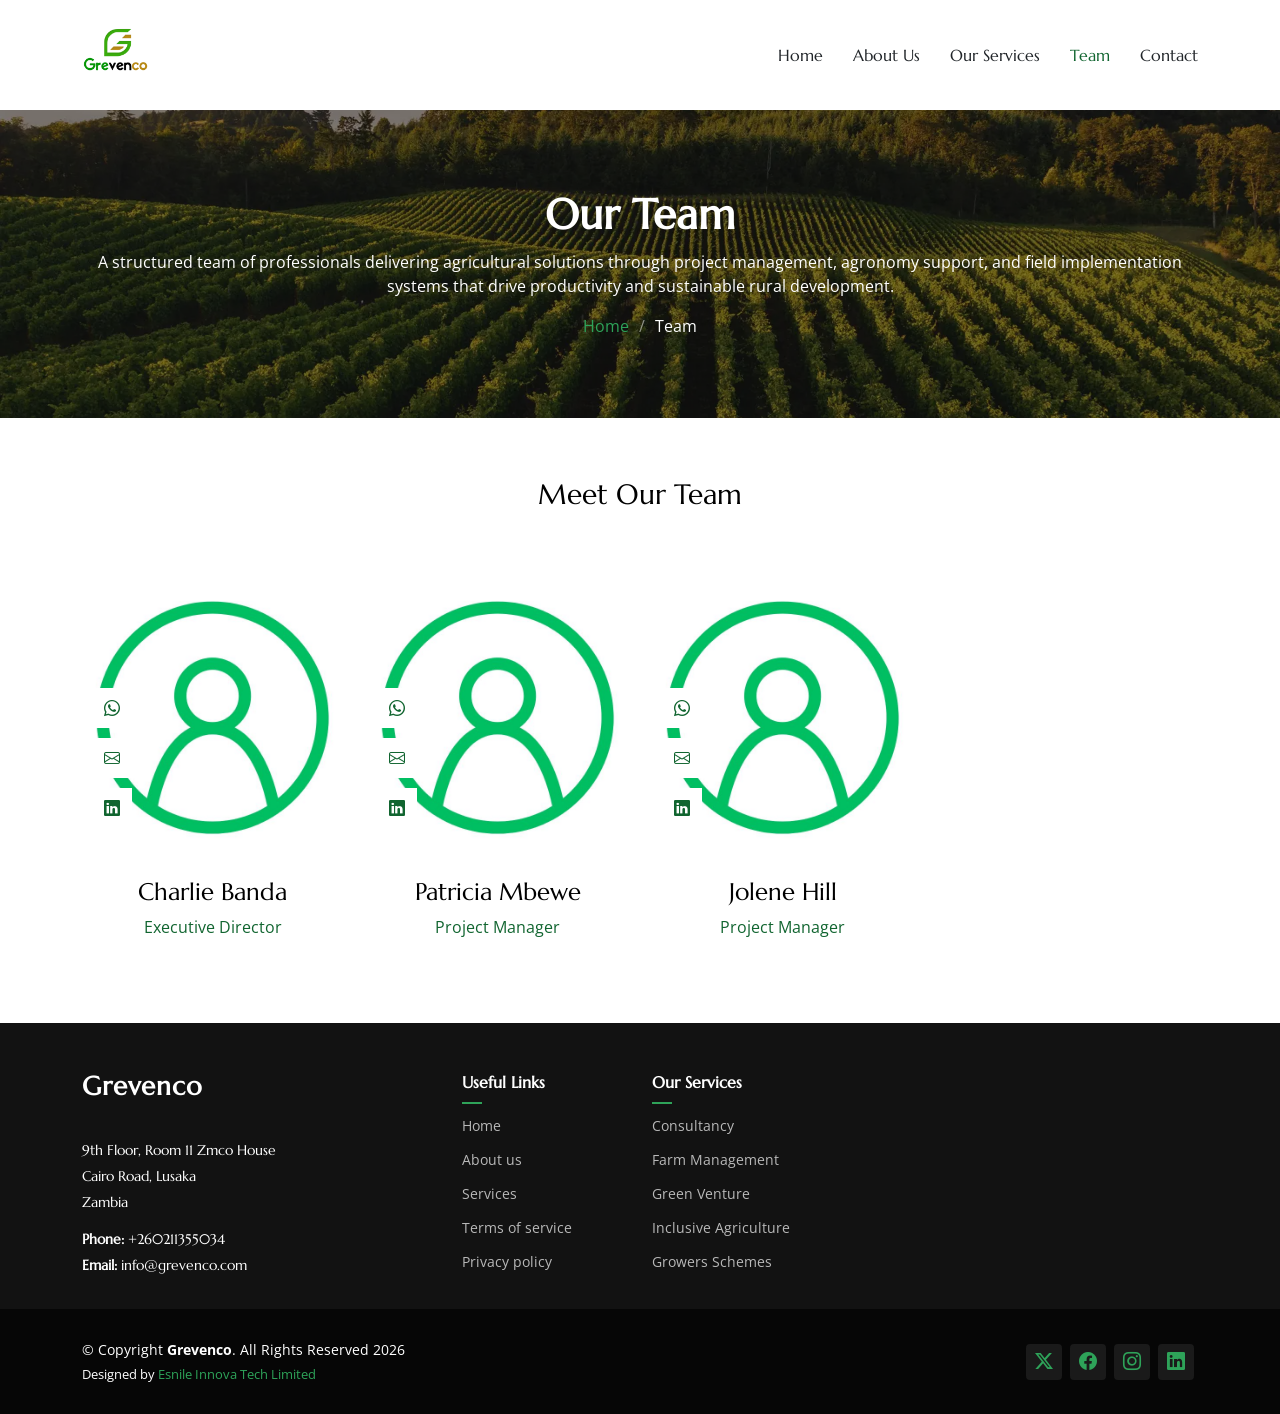
<file: team.html>
<!DOCTYPE html>
<html lang="en">

<head>
  <meta charset="utf-8">
  <meta content="width=device-width, initial-scale=1.0" name="viewport">
  <title>Team | Grevenco</title>
  <meta name="description" content="">
  <meta name="keywords" content="">

  <!-- Favicons -->
  <link href="assets/img/favicon.ico" rel="icon">
  <link href="assets/img/apple-touch-icon.png" rel="apple-touch-icon">

  <!-- Fonts -->
  <link href="https://fonts.googleapis.com" rel="preconnect">
  <link href="https://fonts.gstatic.com" rel="preconnect" crossorigin>
  <link href="https://fonts.googleapis.com/css2?family=Open+Sans:ital,wght@0,300;0,400;0,500;0,600;0,700;0,800;1,300;1,400;1,500;1,600;1,700;1,800&family=Marcellus:wght@400&display=swap" rel="stylesheet">

  <!-- Vendor CSS Files -->
  <link href="assets/vendor/bootstrap/css/bootstrap.min.css" rel="stylesheet">
  <link href="assets/vendor/bootstrap-icons/bootstrap-icons.css" rel="stylesheet">
  <link href="assets/vendor/aos/aos.css" rel="stylesheet">
  <link href="assets/vendor/swiper/swiper-bundle.min.css" rel="stylesheet">
  <link href="assets/vendor/glightbox/css/glightbox.min.css" rel="stylesheet">

  <!-- Main CSS File -->
  <link href="assets/css/main.css" rel="stylesheet">

</head>

<body class="testimonials-page">

  <header id="header" class="header d-flex align-items-center position-relative">
    <div class="container-fluid container-xl position-relative d-flex align-items-center justify-content-between">

      <a href="index.html" class="logo d-flex align-items-center">
        <!-- Uncomment the line below if you also wish to use an image logo -->
        <img src="assets/img/logo.png" alt="Grevenco">
        <!-- <h1 class="sitename">Grevenco</h1>  -->
      </a>

      <nav id="navmenu" class="navmenu">
        <ul>
          <li><a href="index.html">Home</a></li>
          <li><a href="about.html">About Us</a></li>
          <li><a href="services.html">Our Services</a></li>
          <li><a href="team.html" class="active">Team</a></li>
                    <li><a href="contact.html">Contact</a></li>
        </ul>
        <i class="mobile-nav-toggle d-xl-none bi bi-list"></i>
      </nav>

    </div>
  </header>

  <main class="main">

<!-- Page Title -->
<div class="page-title dark-background" data-aos="fade" style="background-image: url(assets/img/page-title-bg.webp);">
  <div class="container position-relative">
    <h1>Our Team</h1>
    <p>
      A structured team of professionals delivering agricultural solutions through project management, agronomy support, and field implementation systems that drive productivity and sustainable rural development.
    </p>
    <nav class="breadcrumbs">
      <ol>
        <li><a href="index.html">Home</a></li>
        <li class="current">Team</li>
      </ol>
    </nav>
  </div>
</div><!-- End Page Title -->


<!-- Team Section -->
    <section class="team-15 team section" id="team">
      <!-- Section Title -->
      <div class="container section-title" data-aos="fade-up">
        <h2>Meet Our Team</h2>
      </div><!-- End Section Title -->

      <div class="content">
        <div class="container">

          <div class="row">
            <div class="col-lg-3 col-md-6 mb-4">
              <div class="person">
                <figure>
                  <img src="assets/img/team/team-1.jpg" alt="Image" class="img-fluid">
                  <div class="social">
                    <a href="https://wa.me/260XXXXXXXXX" target="_blank"><span class="bi bi-whatsapp"></span></a>
                    <a href="mailto:info@grevenco.com"><span class="bi bi-envelope"></span></a>
                    <a href="#"><span class="bi bi-linkedin"></span></a>
                  </div>
                </figure>
                <div class="person-contents">
                  <h3>Charlie Banda</h3>
                  <span class="position">Executive Director</span>
                </div>
              </div>
            </div>

            <div class="col-lg-3 col-md-6 mb-4">
              <div class="person">
                <figure>
                  <img src="assets/img/team/team-1.jpg" alt="Image" class="img-fluid">
                  <div class="social">
                    <a href="https://wa.me/260XXXXXXXXX" target="_blank"><span class="bi bi-whatsapp"></span></a>
                    <a href="mailto:info@grevenco.com"><span class="bi bi-envelope"></span></a>
                    <a href="#"><span class="bi bi-linkedin"></span></a>
                  </div>
                </figure>
                <div class="person-contents">
                  <h3>Patricia Mbewe</h3>
                  <span class="position">Project Manager</span>
                </div>
              </div>
            </div>

            <div class="col-lg-3 col-md-6 mb-4">
              <div class="person">
                <figure>
                  <img src="assets/img/team/team-1.jpg" alt="Image" class="img-fluid">
                  <div class="social">
                    <a href="https://wa.me/260XXXXXXXXX" target="_blank"><span class="bi bi-whatsapp"></span></a>
                    <a href="mailto:info@grevenco.com"><span class="bi bi-envelope"></span></a>
                    <a href="#"><span class="bi bi-linkedin"></span></a>
                  </div>
                </figure>
                <div class="person-contents">
                  <h3>Jolene Hill</h3>
                  <span class="position">Project Manager</span>
                </div>
              </div>
            </div>

           
          </div>
        </div>
      </div>

    </section><!-- /Team Section -->


  </main>

  <footer id="footer" class="footer dark-background">

    <div class="footer-top">
      <div class="container">
        <div class="row gy-4">
          <div class="col-lg-4 col-md-6 footer-about">
            <a href="index.html" class="logo d-flex align-items-center">
              <span class="sitename">Grevenco</span>
            </a>
            <div class="footer-contact pt-3">
              <p>9th Floor, Room 11 Zmco House</p>
              <p>Cairo Road, Lusaka</p>
              <p>Zambia</p>
              <p class="mt-3"><strong>Phone:</strong> <span>+260211355034</span></p>
              <p><strong>Email:</strong> <span>info@grevenco.com</span></p>
            </div>
          </div>

          <div class="col-lg-2 col-md-3 footer-links">
            <h4>Useful Links</h4>
            <ul>
              <li><a href="#">Home</a></li>
              <li><a href="#">About us</a></li>
              <li><a href="#">Services</a></li>
              <li><a href="#">Terms of service</a></li>
              <li><a href="#">Privacy policy</a></li>
            </ul>
          </div>

          <div class="col-lg-2 col-md-3 footer-links">
            <h4>Our Services</h4>
            <ul>
              <li><a href="#">Consultancy</a></li>
              <li><a href="#">Farm Management</a></li>
              <li><a href="#">Green Venture</a></li>
              <li><a href="#">Inclusive Agriculture</a></li>
              <li><a href="#">Growers Schemes</a></li>
            </ul>
          </div>

          

        </div>
      </div>
    </div>

    <div class="copyright text-center">
      <div class="container d-flex flex-column flex-lg-row justify-content-center justify-content-lg-between align-items-center">

        <div class="d-flex flex-column align-items-center align-items-lg-start">
          <div>
            © Copyright <strong><span>Grevenco</span></strong>. 
            All Rights Reserved <span id="year"></span>
          </div>
          <div class="credits">

            Designed by <a href="">Esnile Innova Tech Limited</a> 
          </div>
        </div>

        <div class="social-links order-first order-lg-last mb-3 mb-lg-0">
          <a href=""><i class="bi bi-twitter-x"></i></a>
          <a href=""><i class="bi bi-facebook"></i></a>
          <a href=""><i class="bi bi-instagram"></i></a>
          <a href=""><i class="bi bi-linkedin"></i></a>
        </div>

      </div>
    </div>

  </footer>

  <!-- Scroll Top -->
  <a href="#" id="scroll-top" class="scroll-top d-flex align-items-center justify-content-center"><i class="bi bi-arrow-up-short"></i></a>

  <!-- Preloader -->
  <div id="preloader"></div>

  <!-- Vendor JS Files -->
  <script src="assets/vendor/bootstrap/js/bootstrap.bundle.min.js"></script>
  <script src="assets/vendor/php-email-form/validate.js"></script>
  <script src="assets/vendor/aos/aos.js"></script>
  <script src="assets/vendor/swiper/swiper-bundle.min.js"></script>
  <script src="assets/vendor/glightbox/js/glightbox.min.js"></script>
  <script>
    document.getElementById("year").textContent = new Date().getFullYear();
  </script>
  <!-- Main JS File -->
  <script src="assets/js/main.js"></script>

</body>

</html>
</file>
<file: assets/css/main.css>
/**
* Template Name: AgriCulture
* Template URL: https://bootstrapmade.com/agriculture-bootstrap-website-template/
* Updated: Aug 07 2024 with Bootstrap v5.3.3
* Author: BootstrapMade.com
* License: https://bootstrapmade.com/license/
*/

/*--------------------------------------------------------------
# Font & Color Variables
# Help: https://bootstrapmade.com/color-system/
--------------------------------------------------------------*/
/* Fonts */
:root {
  --default-font: "Open Sans",  system-ui, -apple-system, "Segoe UI", Roboto, "Helvetica Neue", Arial, "Noto Sans", "Liberation Sans", sans-serif, "Apple Color Emoji", "Segoe UI Emoji", "Segoe UI Symbol", "Noto Color Emoji";
  --heading-font: "Marcellus",  sans-serif;
  --nav-font: "Marcellus",  sans-serif;
}

/* Global Colors - The following color variables are used throughout the website. Updating them here will change the color scheme of the entire website */
:root { 
  --background-color: #ffffff; /* Background color for the entire website, including individual sections */
  --default-color: #000000; /* Default color used for the majority of the text content across the entire website */
  --heading-color: #000000; /* Color for headings, subheadings and title throughout the website */
  --accent-color: #116530; /* Accent color that represents your brand on the website. It's used for buttons, links, and other elements that need to stand out */
  --surface-color: #ffffff; /* The surface color is used as a background of boxed elements within sections, such as cards, icon boxes, or other elements that require a visual separation from the global background. */
  --contrast-color: #ffffff; /* Contrast color for text, ensuring readability against backgrounds of accent, heading, or default colors. */
}

/* Nav Menu Colors - The following color variables are used specifically for the navigation menu. They are separate from the global colors to allow for more customization options */
:root {
  --nav-color: #212529;  /* The default color of the main navmenu links */
  --nav-hover-color: #116530; /* Applied to main navmenu links when they are hovered over or active */
  --nav-mobile-background-color: #ffffff; /* Used as the background color for mobile navigation menu */
  --nav-dropdown-background-color: #ffffff; /* Used as the background color for dropdown items that appear when hovering over primary navigation items */
  --nav-dropdown-color: #212529; /* Used for navigation links of the dropdown items in the navigation menu. */
  --nav-dropdown-hover-color: #116530; /* Similar to --nav-hover-color, this color is applied to dropdown navigation links when they are hovered over. */
}

/* Color Presets - These classes override global colors when applied to any section or element, providing reuse of the sam color scheme. */

.light-background {
  --background-color: #f9f9f9;
  --surface-color: #ffffff;
}

.dark-background {
  --background-color: #060606;
  --default-color: #ffffff;
  --heading-color: #ffffff;
  --accent-color: #2ea359;
  --surface-color: #252525;
  --contrast-color: #ffffff;
}

/* Smooth scroll */
:root {
  scroll-behavior: smooth;
}

/*--------------------------------------------------------------
# General Styling & Shared Classes
--------------------------------------------------------------*/
body {
  color: var(--default-color);
  background-color: var(--background-color);
  font-family: var(--default-font);
}

a {
  color: var(--accent-color);
  text-decoration: none;
  transition: 0.3s;
}

a:hover {
  color: color-mix(in srgb, var(--accent-color), transparent 25%);
  text-decoration: none;
}

h1,
h2,
h3,
h4,
h5,
h6 {
  color: var(--heading-color);
  font-family: var(--heading-font);
}

/* PHP Email Form Messages
------------------------------*/
.php-email-form .error-message {
  display: none;
  background: #df1529;
  color: #ffffff;
  text-align: left;
  padding: 15px;
  margin-bottom: 24px;
  font-weight: 600;
}

.php-email-form .sent-message {
  display: none;
  color: #ffffff;
  background: #059652;
  text-align: center;
  padding: 15px;
  margin-bottom: 24px;
  font-weight: 600;
}

.php-email-form .loading {
  display: none;
  background: var(--surface-color);
  text-align: center;
  padding: 15px;
  margin-bottom: 24px;
}

.php-email-form .loading:before {
  content: "";
  display: inline-block;
  border-radius: 50%;
  width: 24px;
  height: 24px;
  margin: 0 10px -6px 0;
  border: 3px solid var(--accent-color);
  border-top-color: var(--surface-color);
  animation: php-email-form-loading 1s linear infinite;
}

@keyframes php-email-form-loading {
  0% {
    transform: rotate(0deg);
  }

  100% {
    transform: rotate(360deg);
  }
}

/* Pulsating Play Button
------------------------------*/
.pulsating-play-btn {
  width: 94px;
  height: 94px;
  background: radial-gradient(var(--accent-color) 50%, color-mix(in srgb, var(--accent-color), transparent 75%) 52%);
  border-radius: 50%;
  display: block;
  position: relative;
  overflow: hidden;
}

.pulsating-play-btn:before {
  content: "";
  position: absolute;
  width: 120px;
  height: 120px;
  animation-delay: 0s;
  animation: pulsate-play-btn 2s;
  animation-direction: forwards;
  animation-iteration-count: infinite;
  animation-timing-function: steps;
  opacity: 1;
  border-radius: 50%;
  border: 5px solid color-mix(in srgb, var(--accent-color), transparent 30%);
  top: -15%;
  left: -15%;
  background: rgba(198, 16, 0, 0);
}

.pulsating-play-btn:after {
  content: "";
  position: absolute;
  left: 50%;
  top: 50%;
  transform: translateX(-40%) translateY(-50%);
  width: 0;
  height: 0;
  border-top: 10px solid transparent;
  border-bottom: 10px solid transparent;
  border-left: 15px solid #fff;
  z-index: 100;
  transition: all 400ms cubic-bezier(0.55, 0.055, 0.675, 0.19);
}

.pulsating-play-btn:hover:before {
  content: "";
  position: absolute;
  left: 50%;
  top: 50%;
  transform: translateX(-40%) translateY(-50%);
  width: 0;
  height: 0;
  border: none;
  border-top: 10px solid transparent;
  border-bottom: 10px solid transparent;
  border-left: 15px solid #fff;
  z-index: 200;
  animation: none;
  border-radius: 0;
}

.pulsating-play-btn:hover:after {
  border-left: 15px solid var(--accent-color);
  transform: scale(20);
}

@keyframes pulsate-play-btn {
  0% {
    transform: scale(0.6, 0.6);
    opacity: 1;
  }

  100% {
    transform: scale(1, 1);
    opacity: 0;
  }
}

/*--------------------------------------------------------------
# Global Header
--------------------------------------------------------------*/
.header {
  color: var(--default-color);
  background-color: var(--background-color);
  padding: 20px 0;
  transition: all 0.5s;
  z-index: 997;
}

.header .logo {
  display: flex;
  align-items: center;
}

.header .logo img {
  max-height: 70px;
  width: auto;
}

.header .logo h1 {
  font-size: 30px;
  margin: 0;
  font-weight: 700;
  color: var(--heading-color);
}

.scrolled .header {
  box-shadow: 0px 0 18px color-mix(in srgb, var(--default-color), transparent 85%);
}

/*--------------------------------------------------------------
# Navigation Menu
--------------------------------------------------------------*/
/* Navmenu - Desktop */
@media (min-width: 1200px) {
  .navmenu {
    padding: 0;
  }

  .navmenu ul {
    margin: 0;
    padding: 0;
    display: flex;
    list-style: none;
    align-items: center;
  }

  .navmenu li {
    position: relative;
  }

  .navmenu a,
  .navmenu a:focus {
    color: var(--nav-color);
    padding: 18px 15px;
    font-size: 16px;
    font-family: var(--nav-font);
    font-weight: 400;
    display: flex;
    align-items: center;
    justify-content: space-between;
    white-space: nowrap;
    transition: 0.3s;
  }

  .navmenu a i,
  .navmenu a:focus i {
    font-size: 12px;
    line-height: 0;
    margin-left: 5px;
    transition: 0.3s;
  }

  .navmenu li:last-child a {
    padding-right: 0;
  }

  .navmenu li:hover>a,
  .navmenu .active,
  .navmenu .active:focus {
    color: var(--nav-hover-color);
  }

  .navmenu .dropdown ul {
    margin: 0;
    padding: 10px 0;
    background: var(--nav-dropdown-background-color);
    display: block;
    position: absolute;
    visibility: hidden;
    left: 14px;
    top: 130%;
    opacity: 0;
    transition: 0.3s;
    border-radius: 4px;
    z-index: 99;
    box-shadow: 0px 0px 30px color-mix(in srgb, var(--default-color), transparent 85%);
  }

  .navmenu .dropdown ul li {
    min-width: 200px;
  }

  .navmenu .dropdown ul a {
    padding: 10px 20px;
    font-size: 15px;
    text-transform: none;
    color: var(--nav-dropdown-color);
  }

  .navmenu .dropdown ul a i {
    font-size: 12px;
  }

  .navmenu .dropdown ul a:hover,
  .navmenu .dropdown ul .active:hover,
  .navmenu .dropdown ul li:hover>a {
    color: var(--nav-dropdown-hover-color);
  }

  .navmenu .dropdown:hover>ul {
    opacity: 1;
    top: 100%;
    visibility: visible;
  }

  .navmenu .dropdown .dropdown ul {
    top: 0;
    left: -90%;
    visibility: hidden;
  }

  .navmenu .dropdown .dropdown:hover>ul {
    opacity: 1;
    top: 0;
    left: -100%;
    visibility: visible;
  }
}

/* Navmenu - Mobile */
@media (max-width: 1199px) {
  .mobile-nav-toggle {
    color: var(--nav-color);
    font-size: 28px;
    line-height: 0;
    margin-right: 10px;
    cursor: pointer;
    transition: color 0.3s;
  }

  .navmenu {
    padding: 0;
    z-index: 9997;
  }

  .navmenu ul {
    display: none;
    list-style: none;
    position: absolute;
    inset: 60px 20px 20px 20px;
    padding: 10px 0;
    margin: 0;
    border-radius: 6px;
    background-color: var(--nav-mobile-background-color);
    overflow-y: auto;
    transition: 0.3s;
    z-index: 9998;
    box-shadow: 0px 0px 30px color-mix(in srgb, var(--default-color), transparent 90%);
  }

  .navmenu a,
  .navmenu a:focus {
    color: var(--nav-dropdown-color);
    padding: 10px 20px;
    font-family: var(--nav-font);
    font-size: 17px;
    font-weight: 500;
    display: flex;
    align-items: center;
    justify-content: space-between;
    white-space: nowrap;
    transition: 0.3s;
  }

  .navmenu a i,
  .navmenu a:focus i {
    font-size: 12px;
    line-height: 0;
    margin-left: 5px;
    width: 30px;
    height: 30px;
    display: flex;
    align-items: center;
    justify-content: center;
    border-radius: 50%;
    transition: 0.3s;
    background-color: color-mix(in srgb, var(--accent-color), transparent 90%);
  }

  .navmenu a i:hover,
  .navmenu a:focus i:hover {
    background-color: var(--accent-color);
    color: var(--contrast-color);
  }

  .navmenu a:hover,
  .navmenu .active,
  .navmenu .active:focus {
    color: var(--nav-dropdown-hover-color);
  }

  .navmenu .active i,
  .navmenu .active:focus i {
    background-color: var(--accent-color);
    color: var(--contrast-color);
    transform: rotate(180deg);
  }

  .navmenu .dropdown ul {
    position: static;
    display: none;
    z-index: 99;
    padding: 10px 0;
    margin: 10px 20px;
    background-color: var(--nav-dropdown-background-color);
    border: 1px solid color-mix(in srgb, var(--default-color), transparent 90%);
    box-shadow: none;
    transition: all 0.5s ease-in-out;
  }

  .navmenu .dropdown ul ul {
    background-color: rgba(33, 37, 41, 0.1);
  }

  .navmenu .dropdown>.dropdown-active {
    display: block;
    background-color: rgba(33, 37, 41, 0.03);
  }

  .mobile-nav-active {
    overflow: hidden;
  }

  .mobile-nav-active .mobile-nav-toggle {
    color: #fff;
    position: absolute;
    font-size: 32px;
    top: 15px;
    right: 15px;
    margin-right: 0;
    z-index: 9999;
  }

  .mobile-nav-active .navmenu {
    position: fixed;
    overflow: hidden;
    inset: 0;
    background: rgba(33, 37, 41, 0.8);
    transition: 0.3s;
  }

  .mobile-nav-active .navmenu>ul {
    display: block;
  }
}

/*--------------------------------------------------------------
# Global Footer
--------------------------------------------------------------*/
.footer {
  color: var(--default-color);
  background-color: var(--background-color);
  font-size: 14px;
  position: relative;
}

.footer .footer-top {
  background-color: color-mix(in srgb, var(--background-color), white 5%);
  padding-top: 50px;
}

.footer .footer-about .logo {
  line-height: 1;
  margin-bottom: 25px;
}

.footer .footer-about .logo img {
  max-height: 40px;
  margin-right: 6px;
}

.footer .footer-about .logo span {
  color: var(--heading-color);
  font-family: var(--heading-font);
  font-size: 26px;
  font-weight: 700;
  letter-spacing: 1px;
}

.footer .footer-about p {
  font-size: 14px;
  font-family: var(--heading-font);
}

.footer h4 {
  font-size: 16px;
  font-weight: 600;
  position: relative;
  padding-bottom: 12px;
  margin-bottom: 15px;
}

.footer h4::after {
  content: "";
  position: absolute;
  display: block;
  width: 20px;
  height: 2px;
  background: var(--accent-color);
  bottom: 0;
  left: 0;
}

.footer .footer-links {
  margin-bottom: 30px;
}

.footer .footer-links ul {
  list-style: none;
  padding: 0;
  margin: 0;
}

.footer .footer-links ul i {
  padding-right: 2px;
  font-size: 12px;
  line-height: 0;
}

.footer .footer-links ul li {
  padding: 10px 0;
  display: flex;
  align-items: center;
}

.footer .footer-links ul li:first-child {
  padding-top: 0;
}

.footer .footer-links ul a {
  color: color-mix(in srgb, var(--default-color), transparent 30%);
  display: inline-block;
  line-height: 1;
}

.footer .footer-links ul a:hover {
  color: var(--accent-color);
}

.footer .footer-contact p {
  margin-bottom: 5px;
}

.footer .copyright {
  padding: 30px 0;
}

.footer .copyright p {
  margin-bottom: 0;
}

.footer .credits {
  margin-top: 5px;
  font-size: 13px;
}

.footer .social-links a {
  font-size: 18px;
  display: inline-block;
  background: color-mix(in srgb, var(--default-color), transparent 92%);
  color: var(--accent-color);
  line-height: 1;
  padding: 8px 0;
  margin-right: 4px;
  border-radius: 4px;
  text-align: center;
  width: 36px;
  height: 36px;
  transition: 0.3s;
}

.footer .social-links a:hover {
  color: var(--contrast-color);
  background: var(--accent-color);
  text-decoration: none;
}

/*--------------------------------------------------------------
# Preloader
--------------------------------------------------------------*/
#preloader {
  position: fixed;
  inset: 0;
  z-index: 999999;
  overflow: hidden;
  background: var(--background-color);
  transition: all 0.6s ease-out;
}

#preloader:before {
  content: "";
  position: fixed;
  top: calc(50% - 30px);
  left: calc(50% - 30px);
  border: 6px solid #ffffff;
  border-color: var(--accent-color) transparent var(--accent-color) transparent;
  border-radius: 50%;
  width: 60px;
  height: 60px;
  animation: animate-preloader 1.5s linear infinite;
}

@keyframes animate-preloader {
  0% {
    transform: rotate(0deg);
  }

  100% {
    transform: rotate(360deg);
  }
}

/*--------------------------------------------------------------
# Scroll Top Button
--------------------------------------------------------------*/
.scroll-top {
  position: fixed;
  visibility: hidden;
  opacity: 0;
  right: 15px;
  bottom: 15px;
  z-index: 99999;
  background-color: var(--accent-color);
  width: 40px;
  height: 40px;
  border-radius: 4px;
  transition: all 0.4s;
}

.scroll-top i {
  font-size: 24px;
  color: var(--contrast-color);
  line-height: 0;
}

.scroll-top:hover {
  background-color: color-mix(in srgb, var(--accent-color), transparent 20%);
  color: var(--contrast-color);
}

.scroll-top.active {
  visibility: visible;
  opacity: 1;
}

/*--------------------------------------------------------------
# Disable aos animation delay on mobile devices
--------------------------------------------------------------*/
@media screen and (max-width: 768px) {
  [data-aos-delay] {
    transition-delay: 0 !important;
  }
}

/*--------------------------------------------------------------
# Global Page Titles & Breadcrumbs
--------------------------------------------------------------*/
.page-title {
  color: var(--default-color);
  background-color: var(--background-color);
  background-size: cover;
  background-position: center;
  background-repeat: no-repeat;
  padding: 80px 0;
  text-align: center;
  position: relative;
}

.page-title:before {
  content: "";
  background-color: color-mix(in srgb, var(--background-color), transparent 50%);
  position: absolute;
  inset: 0;
}

.page-title h1 {
  font-size: 42px;
  font-weight: 700;
  margin-bottom: 10px;
}

.page-title .breadcrumbs ol {
  display: flex;
  flex-wrap: wrap;
  list-style: none;
  justify-content: center;
  padding: 0;
  margin: 0;
  font-size: 16px;
  font-weight: 400;
}

.page-title .breadcrumbs ol li+li {
  padding-left: 10px;
}

.page-title .breadcrumbs ol li+li::before {
  content: "/";
  display: inline-block;
  padding-right: 10px;
  color: color-mix(in srgb, var(--default-color), transparent 50%);
}

/*--------------------------------------------------------------
# Global Sections
--------------------------------------------------------------*/
section,
.section {
  color: var(--default-color);
  background-color: var(--background-color);
  padding: 60px 0;
  scroll-margin-top: 100px;
  overflow: clip;
}

#vision {
  padding-bottom: 0;
}

@media (max-width: 1199px) {

  section,
  .section {
    scroll-margin-top: 66px;
  }
}

/*--------------------------------------------------------------
# Global Section Titles
--------------------------------------------------------------*/
.section-title {
  text-align: center;
  padding-bottom: 60px;
  position: relative;
}

.section-title h2 {
  font-size: 28px;
  font-weight: 500;
  margin-bottom: 15px;
}

.section-title p {
  margin-bottom: 0;
  font-family: var(--heading-font);
  font-size: 32px;
}

/*--------------------------------------------------------------
# Hero Section
--------------------------------------------------------------*/
.hero {
  padding: 0;
}

.hero .carousel {
  width: 100%;
  min-height: calc(100vh - 100px);
  padding: 0;
  margin: 0;
  background-color: var(--background-color);
  position: relative;
}

.hero img {
  position: absolute;
  inset: 0;
  display: block;
  width: 100%;
  height: 100%;
  object-fit: cover;
  z-index: 1;
}

.hero .carousel-item {
  position: absolute;
  inset: 0;
  background-size: cover;
  background-position: center;
  background-repeat: no-repeat;
  overflow: hidden;
}

.hero .carousel-item:before {
  content: "";
  background: color-mix(in srgb, var(--background-color), transparent 60%);
  position: absolute;
  inset: 0;
  z-index: 2;
}

.hero .carousel-container {
  position: absolute;
  inset: 90px 64px 64px 64px;
  display: flex;
  justify-content: center;
  align-items: center;
  flex-direction: column;
  z-index: 3;
}

.hero h2 {
  margin-bottom: 30px;
  font-size: 48px;
  font-weight: 700;
  animation: fadeInDown 1s both;
}

@media (max-width: 768px) {
  .hero h2 {
    font-size: 30px;
  }
}

.hero p {
  animation: fadeInDown 1s both 0.2s;
}

@media (min-width: 1024px) {

  .hero h2,
  .hero p {
    max-width: 60%;
  }
}

.hero .btn-get-started {
  color: var(--contrast-color);
  background: var(--accent-color);
  font-family: var(--heading-font);
  font-weight: 500;
  font-size: 15px;
  letter-spacing: 1px;
  display: inline-block;
  padding: 8px 32px;
  border-radius: 50px;
  transition: 0.5s;
  margin: 10px;
  animation: fadeInUp 1s both 0.4s;
}

.hero .btn-get-started:hover {
  background: color-mix(in srgb, var(--accent-color), transparent 20%);
}

.hero .carousel-control-prev,
.hero .carousel-control-next {
  width: 10%;
  transition: 0.3s;
  opacity: 0.5;
}

.hero .carousel-control-prev:focus,
.hero .carousel-control-next:focus {
  opacity: 0.5;
}

.hero .carousel-control-prev:hover,
.hero .carousel-control-next:hover {
  opacity: 0.9;
}

@media (min-width: 1024px) {

  .hero .carousel-control-prev,
  .hero .carousel-control-next {
    width: 5%;
  }
}

.hero .carousel-control-next-icon,
.hero .carousel-control-prev-icon {
  background: none;
  font-size: 32px;
  line-height: 1;
}

.hero .carousel-indicators {
  list-style: none;
}

.hero .carousel-indicators li {
  cursor: pointer;
}

@keyframes fadeInUp {
  from {
    opacity: 0;
    transform: translate3d(0, 100%, 0);
  }

  to {
    opacity: 1;
    transform: translate3d(0, 0, 0);
  }
}

@keyframes fadeInDown {
  from {
    opacity: 0;
    transform: translate3d(0, -100%, 0);
  }

  to {
    opacity: 1;
    transform: translate3d(0, 0, 0);
  }
}

/*--------------------------------------------------------------
# Services Section
--------------------------------------------------------------*/
.services .section-title h2 {
  color: var(--accent-color);
  font-size: 20px;
}

.services .content .service-item {
  background-color: var(--surface-color);
  padding: 20px 30px;
  border-top: 1px solid color-mix(in srgb, var(--default-color), transparent 90%);
  border-left: 1px solid color-mix(in srgb, var(--default-color), transparent 90%);
  position: relative;
}

.services .content .service-item .number {
  position: absolute;
  right: 10px;
  top: 10px;
  font-weight: 400;
  color: color-mix(in srgb, var(--default-color), transparent 80%);
}

.services .content .service-item .service-item-icon {
  position: relative;
  margin-bottom: 20px;
  color: var(--accent-color);
}

.services .content .service-item .service-item-icon img {
  width: 50px;
}

.services .content .service-item .service-item-icon:before {
  position: absolute;
  content: "";
  transform: rotate(45deg);
  z-index: -1;
  left: -20px;
  border-top: 40px solid transparent;
  border-bottom: 40px solid transparent;
  border-right: 40px solid var(--accent-color);
  display: none;
}

.services .content .service-item .service-item-icon>span {
  color: var(--default-color);
  font-size: 4rem;
}

.services .content .service-item .service-item-content .service-heading {
  font-size: 20px;
  color: var(--default-color);
  font-weight: 400;
}

.services .content .service-item .service-item-content p {
  font-size: 15px;
}

/* SERVICE CARD FIX (original lines kept, no rounded edges) */
.services-1 .content-1 .service-item-1 {
  text-align: center;
  padding: 30px 20px;
  min-height: 320px;
  border-left: 1px solid rgba(0,0,0,0.1);
  border-top: 1px solid rgba(0,0,0,0.1);
  border-bottom: 1px solid rgba(0,0,0,0.1);
  border-right: 1px solid rgba(0,0,0,0.1);
  background: #fff;
  transition: all 0.3s ease;
  position: relative;
}

/* NUMBER POSITION */
.services-1 .content-1 .service-item-1 .number-1 {
  position: absolute;
  right: 15px;
  top: 15px;
  font-size: 14px;
  color: rgba(0,0,0,0.3);
}

/* ICON BOX (CENTERED + BIGGER, no rounded edges) */
.services-1 .content-1 .service-item-1 .service-item-icon-1 {
  width: 120px;
  height: 120px;
  margin: 0 auto 20px auto;
  display: flex;
  align-items: center;
  justify-content: center;
  overflow: hidden;
}

/* IMAGE FITS PERFECTLY */
.services-1 .content-1 .service-item-1 .service-item-icon-1 img {
  width: 100%;
  height: 100%;
  object-fit: cover;
}

/* TEXT STYLING */
.services-1 .content-1 .service-item-1 .service-heading-1 {
  font-size: 20px;
  margin-bottom: 10px;
}

.services-1 .content-1 .service-item-1 p {
  font-size: 15px;
  line-height: 1.6;
  color: #555;
}

.value-chain {
  text-align: center;
}

.chain-box {
  background: #eaf4ea;
  padding: 15px 20px;
  border-radius: 25px;
  display: inline-block;
  font-weight: 500;
  transition: all 0.3s ease;
}

.chain-box:hover {
  background: #198754;
  color: #fff;
  transform: translateY(-5px);
  box-shadow: 0 10px 20px rgba(0,0,0,0.1);
}

.arrow-icon {
  font-size: 22px;        /* balanced size */
  color: #198754;         /* your green theme */
  margin: 0 8px;
  vertical-align: middle; /* aligns nicely with boxes */
}


.arrow {
  font-size: 24px;
  margin: 0 10px;
  color: #198754;
}

.vertical-arrow {
  font-size: 24px;
  color: #198754;
  display: block;
  margin: 10px 0;
}




@media (min-width: 769px) {
  .services .content [class^=col-]:nth-child(4n+4) .service-item {
    border-right: 1px solid color-mix(in srgb, var(--default-color), transparent 90%);
  }

  .services .content [class^=col-]:nth-last-child(-n+4) .service-item {
    border-bottom: 1px solid color-mix(in srgb, var(--default-color), transparent 90%);
  }
}

@media (max-width: 768px) {
  .services .content [class^=col-]:nth-child(2n+2) .service-item {
    border-right: 1px solid color-mix(in srgb, var(--default-color), transparent 90%);
  }

  .services .content [class^=col-]:last-child .service-item,
  .services .content [class^=col-]:nth-last-child(2) .service-item {
    border-bottom: 1px solid color-mix(in srgb, var(--default-color), transparent 90%);
  }
}

@media (max-width: 576px) {
  .services .content [class^=col-] .service-item {
    border: 1px solid color-mix(in srgb, var(--default-color), transparent 90%);
    margin-bottom: 10px;
  }
}

/*--------------------------------------------------------------
# About Section
--------------------------------------------------------------*/
.about .section-title {
  margin-bottom: 60px;
}

.about .content {
  background: var(--accent-color);
  color: var(--contrast-color);
  padding: 7rem 0;
}

.about .content .img-overlap {
  margin-top: -150px;
}

.about p {
  color: var(--contrast-color);
}

.about .content-title {
  color: var(--contrast-color);
  font-weight: 300;
  text-align: left;
}

.about .content-title strong {
  font-weight: 700;
}

.about .content-subtitle {
  font-weight: 300;
  color: var(--contrast-color);
  text-transform: uppercase;
  font-size: 1.3rem;
}

.about-cta .content {
  background: var(--accent-color);
  color: var(--contrast-color);
  padding: 7rem 0;
}

.about-cta p {
  color: var(--contrast-color);
}

.about-cta .content-title {
  color: var(--contrast-color);
  font-weight: 300;
  text-align: center;
}

.about-cta .content-title strong {
  font-weight: 700;
}

.about-cta .content-subtitle {
  font-weight: 300;
  color: var(--contrast-color);
  text-transform: uppercase;
  font-size: 1.3rem;
  text-align: center;
}

/* Center paragraph nicely */
.about-cta .content p {
  text-align: center;
  max-width: 600px;
  margin: 0 auto;
}

.btn-cta-gold {
   letter-spacing: 1px;
    display: inline-block;
    margin-top: 10px;
    color: rgb(255, 255, 255);
    padding: 8px 28px;
    border-radius: 25px;
    transition: 0.5s;
    border-width: 2px;
    border-style: solid;
    border-color: rgb(255, 255, 255);
    border-image: initial;
}

.btn-cta-gold:hover {
  background-color: #c19b2e;
  color: #ffffff;
}

/*--------------------------------------------------------------
# Services 2 Section
--------------------------------------------------------------*/
.services-2 {
  overflow: visible;
  margin-bottom: 200px;
}

.services-2 .section-title {
  text-align: left;
}

.services-2 .section-title h2 {
  color: color-mix(in srgb, var(--contrast-color), transparent 50%);
  text-transform: uppercase;
  font-size: 20px;
}

.services-2 .section-title p {
  color: var(--contrast-color);
}

.services-2 .services-carousel-wrap {
  position: relative;
  margin-bottom: -200px;
}

.services-2 .swiper-wrapper {
  height: auto;
}

.services-2 .service-item {
  position: relative;
  overflow: hidden;
}

.services-2 .service-item:before {
  content: "";
  background-color: color-mix(in srgb, var(--background-color), transparent 50%);
  top: 0;
  left: 0;
  right: 0;
  bottom: 0;
  position: absolute;
  opacity: 0;
  visibility: hidden;
  z-index: 1;
  transition: 0.3s all ease;
}

.services-2 .service-item img {
  transition: 0.5s all ease;
  transform: scale(1);
}

.services-2 .service-item .service-item-contents {
  z-index: 9;
  position: absolute;
  bottom: 20px;
  left: 20px;
  right: 20px;
  transition: 0.3s all ease;
  transform: translateY(100%);
  opacity: 0;
  visibility: hidden;
}

.services-2 .service-item .service-item-contents .service-item-category {
  color: var(--accent-color);
  text-transform: uppercase;
}

.services-2 .service-item .service-item-contents .service-item-title {
  color: var(--contrast-color);
  margin-bottom: 0;
}

.services-2 .service-item:hover:before {
  opacity: 1;
  visibility: visible;
}

.services-2 .service-item:hover .service-item-contents {
  transform: translateY(0%);
  opacity: 1;
  visibility: visible;
}

.services-2 .service-item:hover img {
  transform: scale(1.2);
}

.services-2 .navigation-prev,
.services-2 .navigation-next {
  position: absolute;
  top: 50%;
  transform: translateY(-50%);
  z-index: 9;
  width: 46px;
  height: 46px;
  background: var(--contrast-color);
  background-color: none;
  border: none;
  transition: 0.3s all ease;
}

.services-2 .navigation-prev i,
.services-2 .navigation-next i {
  font-size: 2rem;
}

.services-2 .navigation-prev:hover,
.services-2 .navigation-next:hover {
  background-color: var(--accent-color);
  color: var(--contrast-color);
}

.services-2 .navigation-prev {
  left: 10px;
}

.services-2 .navigation-next {
  right: 10px;
}

.services-2 .swiper {
  padding-bottom: 50px;
}

.services-2 .swiper-pagination {
  bottom: 0px;
}

.services-2 .swiper-pagination .swiper-pagination-bullet {
  border-radius: 0;
  width: 20px;
  height: 4px;
  background-color: color-mix(in srgb, var(--background-color), transparent 80%) !important;
  opacity: 1;
}

.services-2 .swiper-pagination .swiper-pagination-bullet-active {
  background-color: var(--accent-color) !important;
}

/* ===== STATS SECTION ===== */
.stats-section {
  background: #000000;
  padding: 80px 20px;
  position: relative;
  color: white;
}

/* 🔥 CHANGE THIS PART */
.stats-section::before {
  content: "";
  position: absolute;
  inset: 0;
  background: rgba(0, 0, 0, 0.9); /* pure black overlay */
}


.overlay {
  position: relative;
  z-index: 2;
  text-align: center;
}

.overlay h2 {
  font-size: 32px;
  font-weight: 700;
  margin-bottom: 10px;
}

.overlay p {
  font-size: 14px;
  color: #ccc;
  margin-bottom: 40px;
}

.stats-container {
  display: flex;
  justify-content: center;
  gap: 60px;
  flex-wrap: wrap;
}

.stat h3 {
  font-size: 36px;
  font-weight: bold;
  margin-bottom: 5px;
}

.stat span {
  font-size: 14px;
  color: #ddd;
}

/* Ensure content sits above overlay */
.overlay {
  position: relative;
  z-index: 2;
  text-align: center;
}

/* Force all text white */
.overlay h2,
.overlay p,
.stat h3,
.stat span {
  color: #ffffff;
}

/*--------------------------------------------------------------
# Recent Posts Section
--------------------------------------------------------------*/
.recent-posts .post-item {
  background: var(--surface-color);
  box-shadow: 0px 2px 20px rgba(0, 0, 0, 0.1);
  transition: 0.3s;
}

.recent-posts .post-item .post-img img {
  transition: 0.5s;
}

.recent-posts .post-item .post-date {
  position: absolute;
  right: 0;
  bottom: 0;
  background-color: var(--accent-color);
  color: var(--contrast-color);
  text-transform: uppercase;
  font-size: 13px;
  padding: 6px 12px;
  font-weight: 500;
}

.recent-posts .post-item .post-content {
  padding: 30px;
}

.recent-posts .post-item .post-title {
  color: var(--heading-color);
  font-size: 20px;
  font-weight: 700;
  transition: 0.3s;
  margin-bottom: 15px;
}

.recent-posts .post-item .meta i {
  font-size: 16px;
  color: var(--accent-color);
}

.recent-posts .post-item .meta span {
  font-size: 15px;
  color: color-mix(in srgb, var(--default-color), transparent 50%);
}

.recent-posts .post-item hr {
  color: color-mix(in srgb, var(--default-color), transparent 80%);
  margin: 20px 0;
}

.recent-posts .post-item .readmore {
  display: flex;
  align-items: center;
  font-weight: 600;
  line-height: 1;
  transition: 0.3s;
  color: color-mix(in srgb, var(--default-color), transparent 40%);
}

.recent-posts .post-item .readmore i {
  line-height: 0;
  margin-left: 6px;
  font-size: 16px;
}

.recent-posts .post-item:hover .post-title,
.recent-posts .post-item:hover .readmore {
  color: var(--accent-color);
}

.recent-posts .post-item:hover .post-img img {
  transform: scale(1.1);
}

/*--------------------------------------------------------------
# Call To Action Section
--------------------------------------------------------------*/
.call-to-action .content {
  padding: 20px 0;
}

.call-to-action .content h3 {
  font-weight: 300;
  text-transform: uppercase;
}

.call-to-action .content .form-subscribe .form-control {
  border: 2px solid var(--accent-color);
  background: var(--surface-color);
  border-radius: 0;
}

.call-to-action .content .form-subscribe input[type=email] {
  height: 63px !important;
  color: var(--default-color);
}

.call-to-action .content .form-subscribe input[type=email]:focus {
  box-shadow: none;
}

.call-to-action .content .form-subscribe input[type=email]::placeholder {
  color: color-mix(in srgb, var(--contrast-color), transparent 50%);
}

.call-to-action .content .loading,
.call-to-action .content .error-message,
.call-to-action .content .sent-message {
  margin-top: 15px;
}

.call-to-action .content .btn {
  color: var(--contrast-color);
  background-color: var(--accent-color);
  border: 1px solid var(--accent-color);
  border-radius: 0;
}

.call-to-action .content .btn:hover,
.call-to-action .content .btn:active,
.call-to-action .content .btn:focus {
  box-shadow: none;
  outline: none;
  background-color: var(--contrast-color);
  border: 1px solid var(--contrrast-color);
}

/*--------------------------------------------------------------
# About 3 Section
--------------------------------------------------------------*/
.about-3 .content-title {
  color: var(--accent-color);
  margin-bottom: 30px;
}

.about-3 .btn-cta {
  text-transform: uppercase;
  font-size: 14px;
  padding-top: 20px;
  padding-bottom: 20px;
  padding-left: 30px;
  padding-right: 30px;
  background-color: var(--accent-color);
  color: var(--contrast-color);
  border-radius: 6px;
}

.about-3 .list-check {
  margin-bottom: 50px;
}

.about-3 .list-check li {
  display: block;
  padding-left: 30px;
  position: relative;
}

.about-3 .list-check li:before {
  content: "\f26e";
  display: inline-block;
  font-family: "bootstrap-icons" !important;
  font-style: normal;
  font-weight: normal !important;
  font-variant: normal;
  text-transform: none;
  line-height: 1;
  vertical-align: -0.125em;
  -webkit-font-smoothing: antialiased;
  position: absolute;
  top: 0.1rem;
  font-size: 20px;
  left: 0;
  color: var(--accent-color);
}

.about-3 .pulsating-play-btn {
  position: absolute;
  left: calc(50% - 47px);
  top: calc(50% - 47px);
}

/*--------------------------------------------------------------
# Team Section
--------------------------------------------------------------*/
.team .person {
  position: relative;
}

.team .person figure {
  margin-bottom: 0;
  padding-bottom: 0;
  position: relative;
  overflow: hidden;
  margin-bottom: 30px;
}

.team .person img {
  transition: 0.3s all ease;
}

.team .person .person-contents {
  text-align: center;
}

.team .person .person-contents h3 {
  color: var(--heading-color);
  font-size: 24px;
}

.team .person .person-contents .position {
  color: var(--accent-color);
}

.team .person:hover img {
  transform: scale(1.05);
}

.team .person .social {
  position: absolute;
  bottom: 10px;
  left: 10px;
  z-index: 2;
}

.team .person .social a {
  display: block;
  margin-bottom: 10px;
  width: 40px;
  height: 40px;
  background: var(--contrast-color);
  position: relative;
}

.team .person .social a>span {
  position: absolute;
  top: 50%;
  left: 50%;
  transform: translate(-50%, -50%);
}

.team .person .social a:hover {
  background: var(--accent-color);
  color: var(--contrast-color);
}

/*--------------------------------------------------------------
# Blog Posts 2 Section
--------------------------------------------------------------*/
.blog-posts-2 article {
  background-color: var(--surface-color);
  box-shadow: 0px 2px 20px rgba(0, 0, 0, 0.1);
  transition: 0.3s;
  border-radius: 8px;
  overflow: hidden;
}

.blog-posts-2 .post-img img {
  transition: 0.5s;
}

.blog-posts-2 .post-content {
  padding: 30px;
}

.blog-posts-2 .post-title {
  font-size: 20px;
  line-height: 24px;
  color: var(--heading-color);
  font-weight: 600;
  transition: 0.3s;
  margin-bottom: 20px;
}

.blog-posts-2 .meta {
  position: relative;
  margin-top: -20px;
  padding: 0 30px;
}

.blog-posts-2 .meta i {
  font-size: 16px;
  color: var(--accent-color);
}

.blog-posts-2 .meta span {
  font-size: 15px;
  color: color-mix(in srgb, var(--default-color), transparent 40%);
}

.blog-posts-2 .meta .post-date {
  background-color: var(--accent-color);
  color: var(--contrast-color);
  font-size: 13px;
  padding: 6px 12px;
  text-align: center;
  margin-right: 15px;
  border-radius: 4px;
}

.blog-posts-2 .meta .post-date span {
  display: block;
  color: var(--contrast-color);
  font-weight: 700;
  font-size: 20px;
}

.blog-posts-2 .readmore {
  display: flex;
  align-items: center;
  font-weight: 400;
  line-height: 1;
  transition: 0.3s;
  color: color-mix(in srgb, var(--heading-color), transparent 20%);
}

.blog-posts-2 .readmore i {
  line-height: 0;
  margin-left: 6px;
  font-size: 16px;
}

.blog-posts-2 article:hover .post-title,
.blog-posts-2 article:hover .readmore {
  color: var(--accent-color);
}

.blog-posts-2 article:hover .post-img img {
  transform: scale(1.1);
}

/*--------------------------------------------------------------
# Blog Pagination Section
--------------------------------------------------------------*/
.blog-pagination {
  padding-top: 0;
  color: color-mix(in srgb, var(--default-color), transparent 40%);
}

.blog-pagination ul {
  display: flex;
  padding: 0;
  margin: 0;
  list-style: none;
}

.blog-pagination li {
  margin: 0 5px;
  transition: 0.3s;
}

.blog-pagination li a {
  color: color-mix(in srgb, var(--default-color), transparent 40%);
  padding: 7px 16px;
  display: flex;
  align-items: center;
  justify-content: center;
}

.blog-pagination li a.active,
.blog-pagination li a:hover {
  background: var(--accent-color);
  color: var(--contrast-color);
}

.blog-pagination li a.active a,
.blog-pagination li a:hover a {
  color: var(--contrast-color);
}

/*--------------------------------------------------------------
# Blog Details Section
--------------------------------------------------------------*/
.blog-details {
  padding-bottom: 30px;
}

.blog-details .article {
  background-color: var(--surface-color);
  padding: 30px;
  box-shadow: 0 4px 16px rgba(0, 0, 0, 0.1);
}

.blog-details .post-img {
  margin: -30px -30px 20px -30px;
  overflow: hidden;
}

.blog-details .title {
  color: var(--heading-color);
  font-size: 28px;
  font-weight: 700;
  padding: 0;
  margin: 30px 0;
}

.blog-details .content {
  margin-top: 20px;
}

.blog-details .content h3 {
  font-size: 22px;
  margin-top: 30px;
  font-weight: bold;
}

.blog-details .content blockquote {
  overflow: hidden;
  background-color: color-mix(in srgb, var(--default-color), transparent 95%);
  padding: 60px;
  position: relative;
  text-align: center;
  margin: 20px 0;
}

.blog-details .content blockquote p {
  color: var(--default-color);
  line-height: 1.6;
  margin-bottom: 0;
  font-style: italic;
  font-weight: 500;
  font-size: 22px;
}

.blog-details .content blockquote:after {
  content: "";
  position: absolute;
  left: 0;
  top: 0;
  bottom: 0;
  width: 3px;
  background-color: var(--accent-color);
  margin-top: 20px;
  margin-bottom: 20px;
}

.blog-details .meta-top {
  margin-top: 20px;
  color: color-mix(in srgb, var(--default-color), transparent 40%);
}

.blog-details .meta-top ul {
  display: flex;
  flex-wrap: wrap;
  list-style: none;
  align-items: center;
  padding: 0;
  margin: 0;
}

.blog-details .meta-top ul li+li {
  padding-left: 20px;
}

.blog-details .meta-top i {
  font-size: 16px;
  margin-right: 8px;
  line-height: 0;
  color: color-mix(in srgb, var(--default-color), transparent 40%);
}

.blog-details .meta-top a {
  color: color-mix(in srgb, var(--default-color), transparent 40%);
  font-size: 14px;
  display: inline-block;
  line-height: 1;
}

.blog-details .meta-bottom {
  padding-top: 10px;
  border-top: 1px solid color-mix(in srgb, var(--default-color), transparent 90%);
}

.blog-details .meta-bottom i {
  color: color-mix(in srgb, var(--default-color), transparent 40%);
  display: inline;
}

.blog-details .meta-bottom a {
  color: color-mix(in srgb, var(--default-color), transparent 40%);
  transition: 0.3s;
}

.blog-details .meta-bottom a:hover {
  color: var(--accent-color);
}

.blog-details .meta-bottom .cats {
  list-style: none;
  display: inline;
  padding: 0 20px 0 0;
  font-size: 14px;
}

.blog-details .meta-bottom .cats li {
  display: inline-block;
}

.blog-details .meta-bottom .tags {
  list-style: none;
  display: inline;
  padding: 0;
  font-size: 14px;
}

.blog-details .meta-bottom .tags li {
  display: inline-block;
}

.blog-details .meta-bottom .tags li+li::before {
  padding-right: 6px;
  color: var(--default-color);
  content: ",";
}

.blog-details .meta-bottom .share {
  font-size: 16px;
}

.blog-details .meta-bottom .share i {
  padding-left: 5px;
}

/*--------------------------------------------------------------
# Blog Comments Section
--------------------------------------------------------------*/
.blog-comments {
  padding: 10px 0;
}

.blog-comments .comments-count {
  font-weight: bold;
}

.blog-comments .comment {
  margin-top: 30px;
  position: relative;
}

.blog-comments .comment .comment-img {
  margin-right: 14px;
}

.blog-comments .comment .comment-img img {
  width: 60px;
}

.blog-comments .comment h5 {
  font-size: 16px;
  margin-bottom: 2px;
}

.blog-comments .comment h5 a {
  font-weight: bold;
  color: var(--default-color);
  transition: 0.3s;
}

.blog-comments .comment h5 a:hover {
  color: var(--accent-color);
}

.blog-comments .comment h5 .reply {
  padding-left: 10px;
  color: color-mix(in srgb, var(--default-color), transparent 20%);
}

.blog-comments .comment h5 .reply i {
  font-size: 20px;
}

.blog-comments .comment time {
  display: block;
  font-size: 14px;
  color: color-mix(in srgb, var(--default-color), transparent 40%);
  margin-bottom: 5px;
}

.blog-comments .comment.comment-reply {
  padding-left: 40px;
}

/*--------------------------------------------------------------
# Comment Form Section
--------------------------------------------------------------*/
.comment-form {
  padding-top: 10px;
}

.comment-form form {
  background-color: var(--surface-color);
  margin-top: 30px;
  padding: 30px;
  box-shadow: 0 4px 16px rgba(0, 0, 0, 0.1);
}

.comment-form form h4 {
  font-weight: bold;
  font-size: 22px;
}

.comment-form form p {
  font-size: 14px;
}

.comment-form form input {
  background-color: var(--surface-color);
  color: var(--default-color);
  border: 1px solid color-mix(in srgb, var(--default-color), transparent 70%);
  font-size: 14px;
  border-radius: 4px;
  padding: 10px 10px;
}

.comment-form form input:focus {
  color: var(--default-color);
  background-color: var(--surface-color);
  box-shadow: none;
  border-color: var(--accent-color);
}

.comment-form form input::placeholder {
  color: color-mix(in srgb, var(--default-color), transparent 50%);
}

.comment-form form textarea {
  background-color: var(--surface-color);
  color: var(--default-color);
  border: 1px solid color-mix(in srgb, var(--default-color), transparent 70%);
  border-radius: 4px;
  padding: 10px 10px;
  font-size: 14px;
  height: 120px;
}

.comment-form form textarea:focus {
  color: var(--default-color);
  box-shadow: none;
  border-color: var(--accent-color);
  background-color: var(--surface-color);
}

.comment-form form textarea::placeholder {
  color: color-mix(in srgb, var(--default-color), transparent 50%);
}

.comment-form form .form-group {
  margin-bottom: 25px;
}

.comment-form form .btn-primary {
  border-radius: 4px;
  padding: 10px 20px;
  border: 0;
  background-color: var(--accent-color);
  color: var(--contrast-color);
}

.comment-form form .btn-primary:hover {
  color: var(--contrast-color);
  background-color: color-mix(in srgb, var(--accent-color), transparent 20%);
}

/*--------------------------------------------------------------
# Contact Section
--------------------------------------------------------------*/
.contact {
  padding-top: 10px;
}

.contact .info {
  background-color: var(--surface-color);
  padding: 40px;
  box-shadow: 0px 2px 15px rgba(0, 0, 0, 0.1);
  overflow: hidden;
}

.contact .info h3 {
  font-weight: 600;
  font-size: 24px;
}

.contact .info p {
  color: color-mix(in srgb, var(--default-color), transparent 40%);
  margin-bottom: 30px;
  font-size: 15px;
}

.contact .info-item+.info-item {
  padding-top: 20px;
  margin-top: 20px;
  border-top: 1px solid color-mix(in srgb, var(--default-color), transparent 90%);
}

.contact .info-item i {
  font-size: 24px;
  color: var(--accent-color);
  transition: all 0.3s ease-in-out;
  margin-right: 20px;
}

.contact .info-item h4 {
  padding: 0;
  font-size: 18px;
  line-height: 24px;
  font-weight: 600;
  margin-bottom: 5px;
}

.contact .info-item p {
  padding: 0;
  margin-bottom: 0;
  font-size: 14px;
  color: color-mix(in srgb, var(--default-color), transparent 40%);
}





.contact .php-email-form {
  width: 100%;
}

.contact .php-email-form .form-group {
  padding-bottom: 8px;
}

.contact .php-email-form input[type=text],
.contact .php-email-form input[type=email],
.contact .php-email-form textarea {
  color: var(--default-color);
  background-color: var(--surface-color);
  border-radius: 0px;
  box-shadow: none;
  font-size: 14px;
  border-color: color-mix(in srgb, var(--default-color), transparent 80%);
}

.contact .php-email-form input[type=text]:focus,
.contact .php-email-form input[type=email]:focus,
.contact .php-email-form textarea:focus {
  border-color: var(--accent-color);
}

.contact .php-email-form input[type=text]::placeholder,
.contact .php-email-form input[type=email]::placeholder,
.contact .php-email-form textarea::placeholder {
  color: color-mix(in srgb, var(--default-color), transparent 70%);
}

.contact .php-email-form input[type=text],
.contact .php-email-form input[type=email] {
  height: 48px;
  padding: 10px 15px;
}

.contact .php-email-form textarea {
  padding: 10px 12px;
  height: 290px;
}

.contact .php-email-form button[type=submit] {
  background: var(--accent-color);
  color: var(--contrast-color);
  border: 0;
  padding: 13px 50px;
  transition: 0.4s;
  border-radius: 4px;
}

.contact .php-email-form button[type=submit]:hover {
  background: color-mix(in srgb, var(--accent-color) 90%, black 15%);
}

/*--------------------------------------------------------------
# Widgets
--------------------------------------------------------------*/
.widgets-container {
  margin: 60px 0 30px 0;
}

.widget-title {
  color: var(--heading-color);
  font-size: 20px;
  font-weight: 600;
  padding: 0 0 10px 0;
  margin: 0 0 20px 0;
  position: relative;
}

.widget-title:before {
  content: "";
  position: absolute;
  display: block;
  height: 2px;
  background: color-mix(in srgb, var(--default-color), transparent 90%);
  left: 0;
  right: 0;
  bottom: 1px;
}

.widget-title:after {
  content: "";
  position: absolute;
  display: block;
  width: 40px;
  height: 2px;
  background: var(--accent-color);
  left: 0;
  bottom: 1px;
}

.widget-item {
  margin-bottom: 40px;
}

.widget-item:last-child {
  margin-bottom: 0;
}

.recent-posts-widget .post-item {
  display: flex;
  margin-bottom: 15px;
}

.recent-posts-widget .post-item:last-child {
  margin-bottom: 0;
}

.recent-posts-widget .post-item img {
  width: 80px;
  margin-right: 15px;
}

.recent-posts-widget .post-item h4 {
  font-size: 15px;
  font-weight: bold;
  margin-bottom: 5px;
}

.recent-posts-widget .post-item h4 a {
  color: var(--default-color);
  transition: 0.3s;
}

.recent-posts-widget .post-item h4 a:hover {
  color: var(--accent-color);
}

.recent-posts-widget .post-item time {
  display: block;
  font-style: italic;
  font-size: 14px;
  color: color-mix(in srgb, var(--default-color), transparent 50%);
}

.categories-widget ul {
  list-style: none;
  padding: 0;
  margin: 0;
}

.categories-widget ul li {
  padding-bottom: 10px;
}

.categories-widget ul li:last-child {
  padding-bottom: 0;
}

.categories-widget ul a {
  color: color-mix(in srgb, var(--default-color), transparent 20%);
  transition: 0.3s;
}

.categories-widget ul a:hover {
  color: var(--accent-color);
}

.categories-widget ul a span {
  padding-left: 5px;
  color: color-mix(in srgb, var(--default-color), transparent 50%);
  font-size: 14px;
}

.blog-author-widget img {
  max-width: 120px;
  margin-right: 20px;
}

.blog-author-widget h4 {
  font-weight: 600;
  font-size: 24px;
  margin-bottom: 0px;
  padding: 0;
  color: color-mix(in srgb, var(--default-color), transparent 20%);
}

.blog-author-widget .social-links {
  margin: 5px 0;
}

.blog-author-widget .social-links a {
  color: color-mix(in srgb, var(--default-color), transparent 60%);
  margin-right: 5px;
  font-size: 18px;
}

.blog-author-widget .social-links a:hover {
  color: var(--accent-color);
}

.blog-author-widget p {
  font-style: italic;
  color: color-mix(in srgb, var(--default-color), transparent 30%);
  margin: 10px 0 0 0;
}

.search-widget form {
  background: var(--background-color);
  border: 1px solid color-mix(in srgb, var(--default-color), transparent 70%);
  padding: 3px 10px;
  position: relative;
  transition: 0.3s;
}

.search-widget form input[type=text] {
  border: 0;
  padding: 4px;
  border-radius: 4px;
  width: calc(100% - 40px);
  background-color: var(--background-color);
  color: var(--default-color);
}

.search-widget form input[type=text]:focus {
  outline: none;
}

.search-widget form button {
  background: var(--accent-color);
  color: var(--contrast-color);
  position: absolute;
  top: 0;
  right: 0;
  bottom: 0;
  border: 0;
  font-size: 16px;
  padding: 0 15px;
  margin: -1px;
  transition: 0.3s;
  border-radius: 0 4px 4px 0;
  line-height: 0;
}

.search-widget form button i {
  line-height: 0;
}

.search-widget form button:hover {
  background: color-mix(in srgb, var(--accent-color), transparent 20%);
}

.search-widget form:is(:focus-within) {
  border-color: var(--accent-color);
}

.recent-posts-widget-2 .post-item {
  display: flex;
  flex-direction: column;
  margin-bottom: 20px;
}

.recent-posts-widget-2 .post-item:last-child {
  margin-bottom: 0;
}

.recent-posts-widget-2 .post-item h4 {
  font-size: 16px;
  font-weight: 600;
  margin-bottom: 5px;
}

.recent-posts-widget-2 .post-item h4 a {
  color: var(--default-color);
  transition: 0.3s;
}

.recent-posts-widget-2 .post-item h4 a:hover {
  color: var(--accent-color);
}

.recent-posts-widget-2 .post-item time {
  display: block;
  font-style: italic;
  font-size: 14px;
  color: color-mix(in srgb, var(--default-color), transparent 50%);
}

.tags-widget ul {
  list-style: none;
  padding: 0;
  margin: 0;
}

.tags-widget ul li {
  display: inline-block;
}

.tags-widget ul a {
  color: color-mix(in srgb, var(--default-color), transparent 30%);
  font-size: 14px;
  padding: 6px 14px;
  margin: 0 6px 8px 0;
  border: 1px solid color-mix(in srgb, var(--default-color), transparent 60%);
  display: inline-block;
  transition: 0.3s;
}

.tags-widget ul a:hover {
  background: var(--accent-color);
  color: var(--contrast-color);
  border: 1px solid var(--accent-color);
}

.tags-widget ul a span {
  padding-left: 5px;
  color: color-mix(in srgb, var(--default-color), transparent 60%);
  font-size: 14px;
}
</file>
